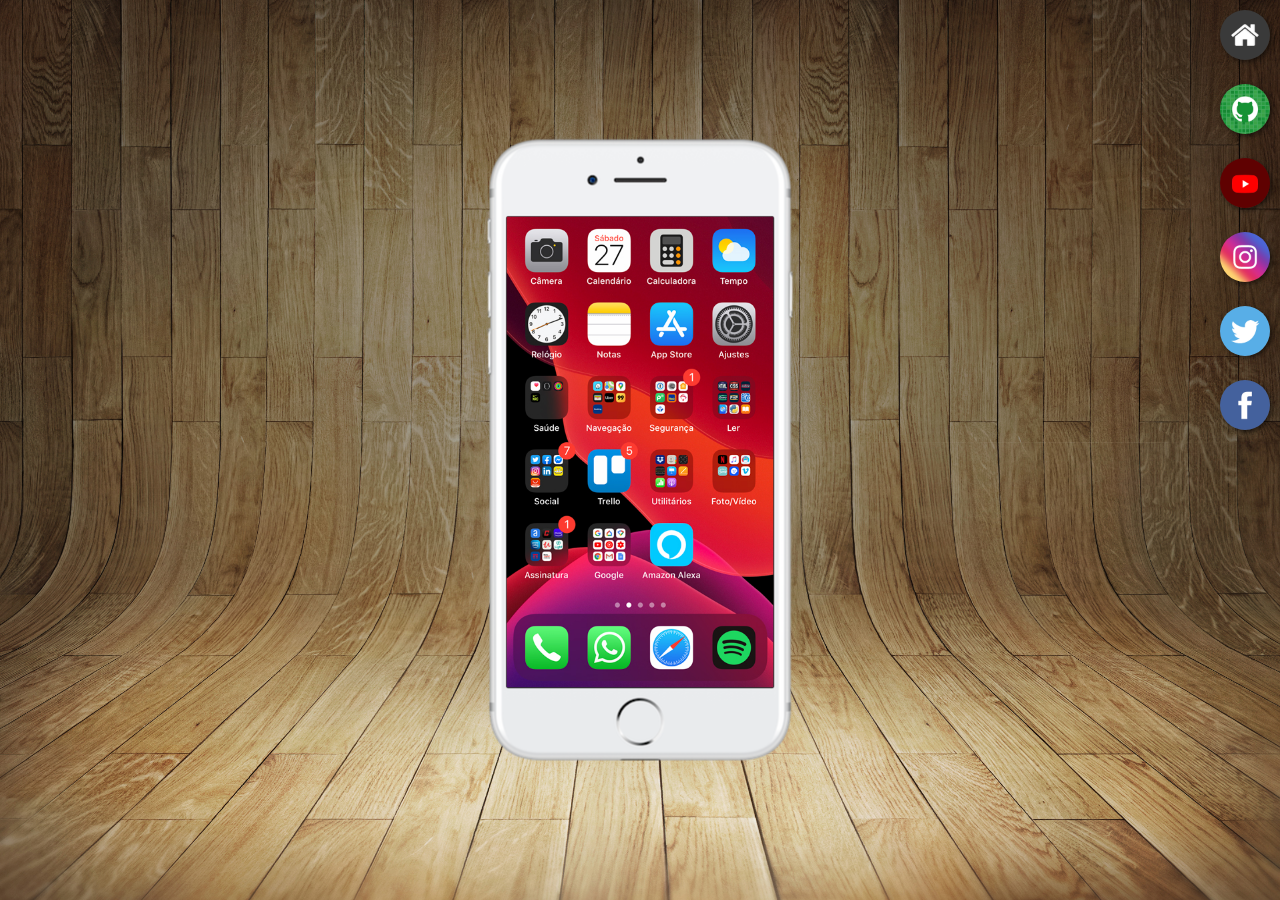
<file: index.html>
<!DOCTYPE html>
<html lang="pt-br">
<head>
    <meta charset="UTF-8">
    <meta http-equiv="X-UA-Compatible" content="IE=edge">
    <meta name="viewport" content="width=device-width, initial-scale=1.0">
    <title>Projeto Redes Sociais</title>
    <link rel="shortcut icon" href="favicon.ico" type="image/x-icon">
    <link rel="stylesheet" href="estilos/style.css">
<body>
    <main>
        <section id="telefone">
            <iframe src="home.html" name="tela" id="tela" frameborder="0">
                Seu navergador não é compatível com isso
            </iframe>
        </section>
        <section id="redes-sociais">
            <a href="home.html" target="tela"><img src="imagens/logo-home.jpg" alt=""></a>

                <br>

            <a href="github.html" target="tela"><img src="imagens/logo-github.jpg" alt=""></a>

                <br>

            <a href="youtube.html" target="tela"><img src="imagens/logo-youtube.jpg" alt=""></a>

                <br>

            <a href="instagram.html" target="tela"><img src="imagens/logo-instagram.jpg" alt=""></a>

                <br>    

            <a href="twitter.html" target="tela"><img src="imagens/logo-twitter.jpg" alt=""></a>

                <br>

            <a href="facebook.html" target="tela"><img src="imagens/logo-facebook.jpg" alt=""></a>
        </section>
    </main>
</body>
</html>
</file>
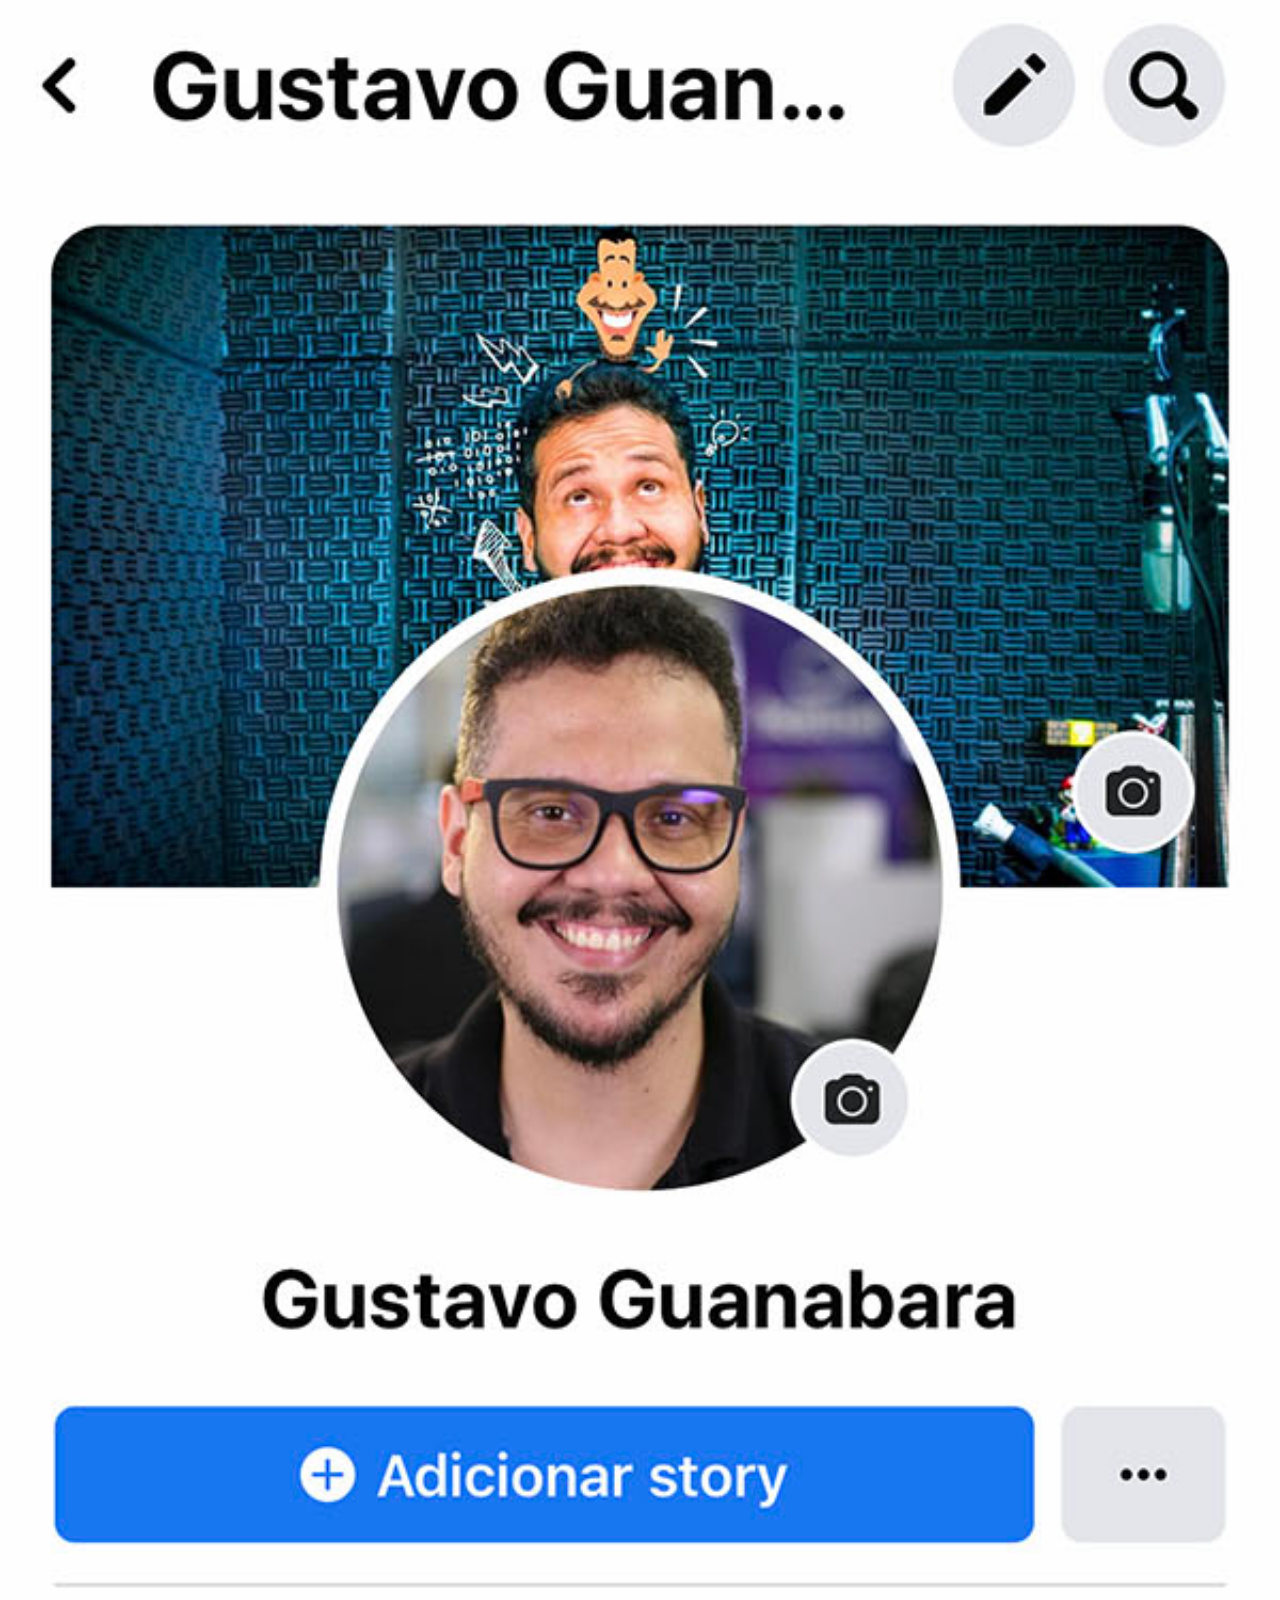
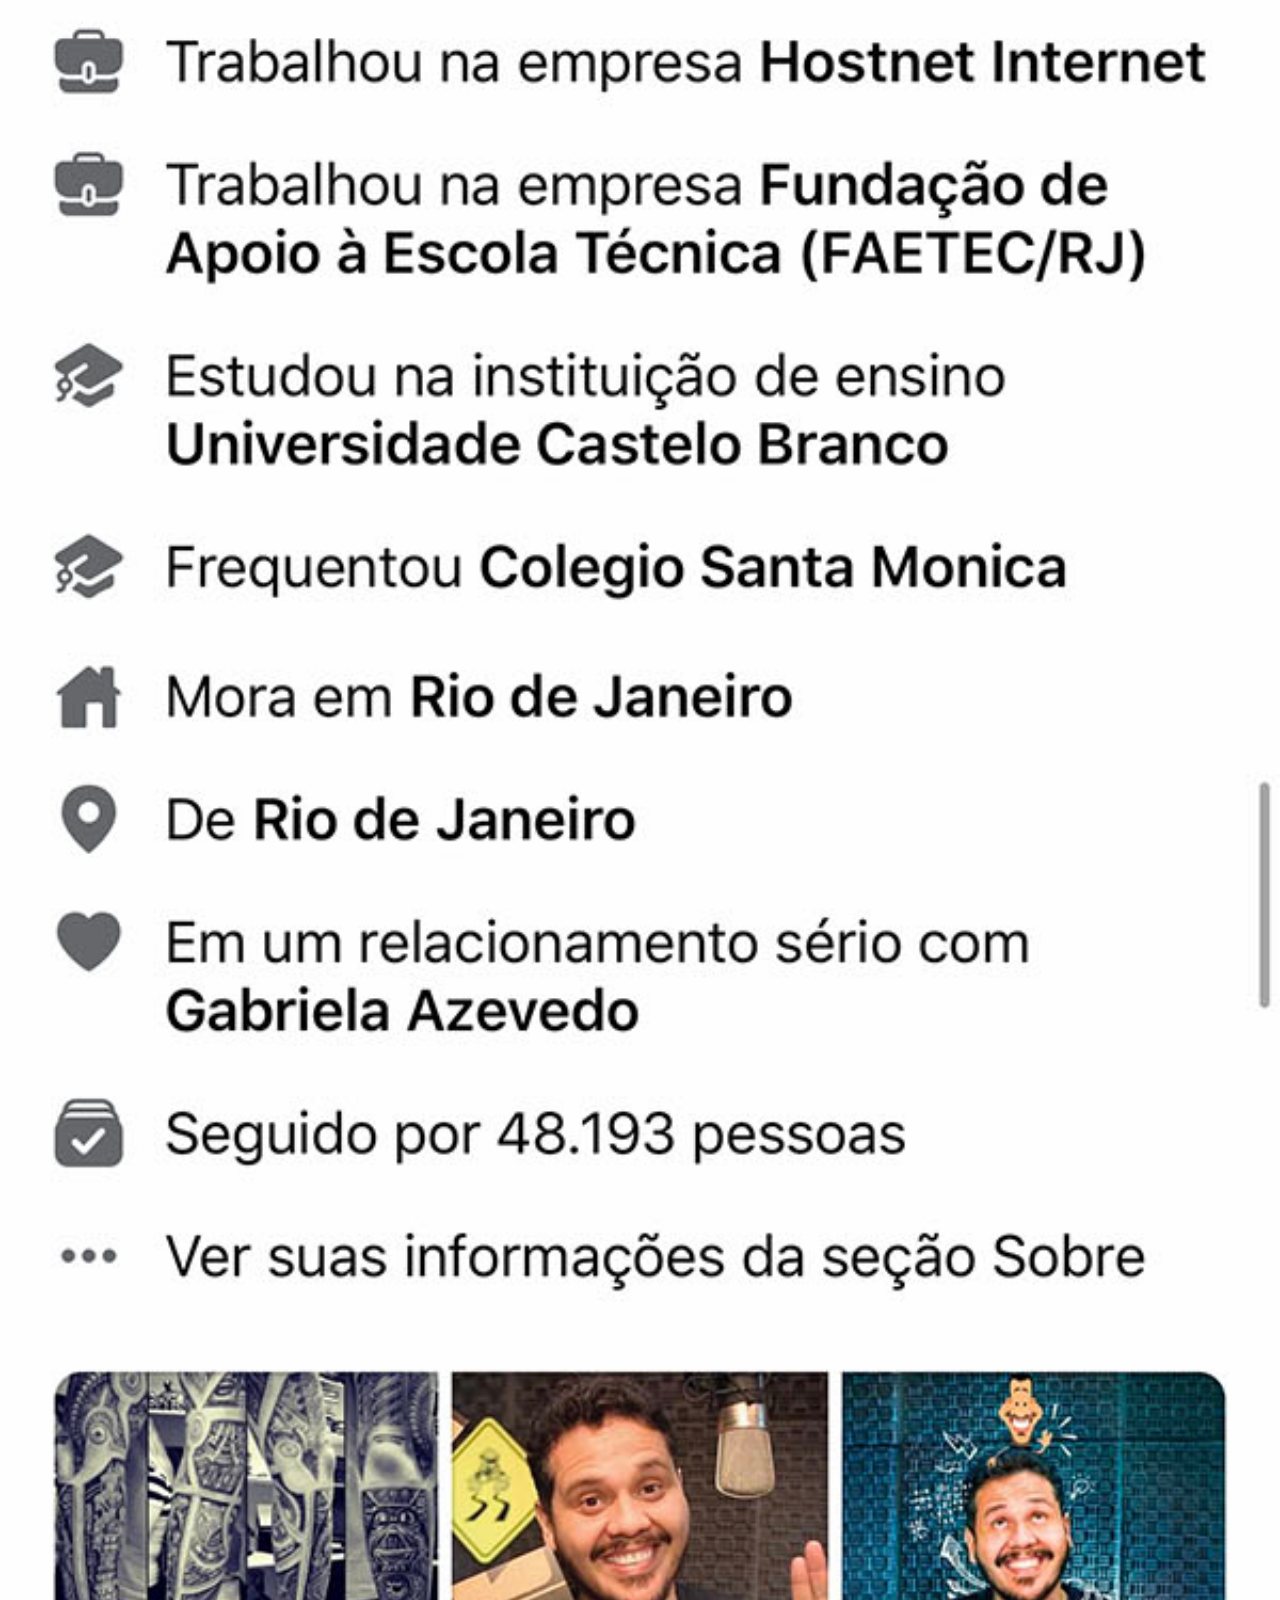
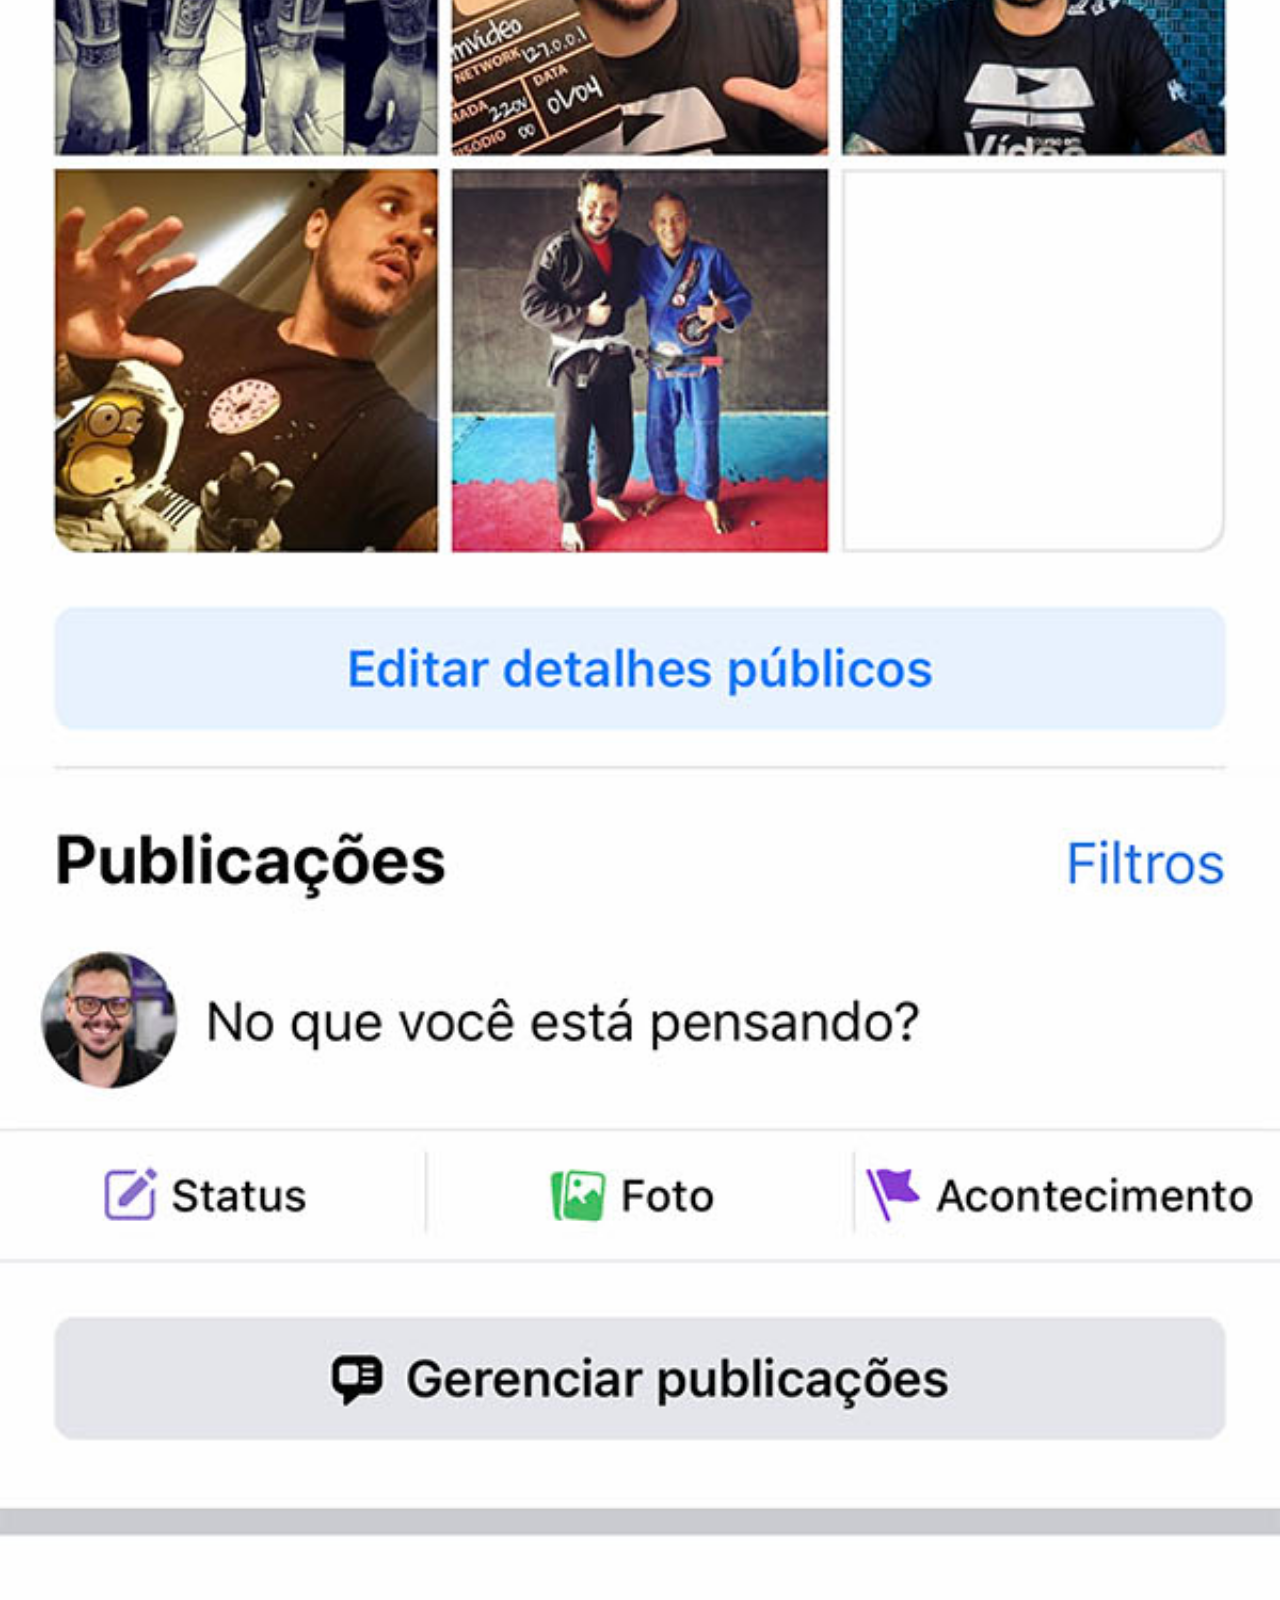
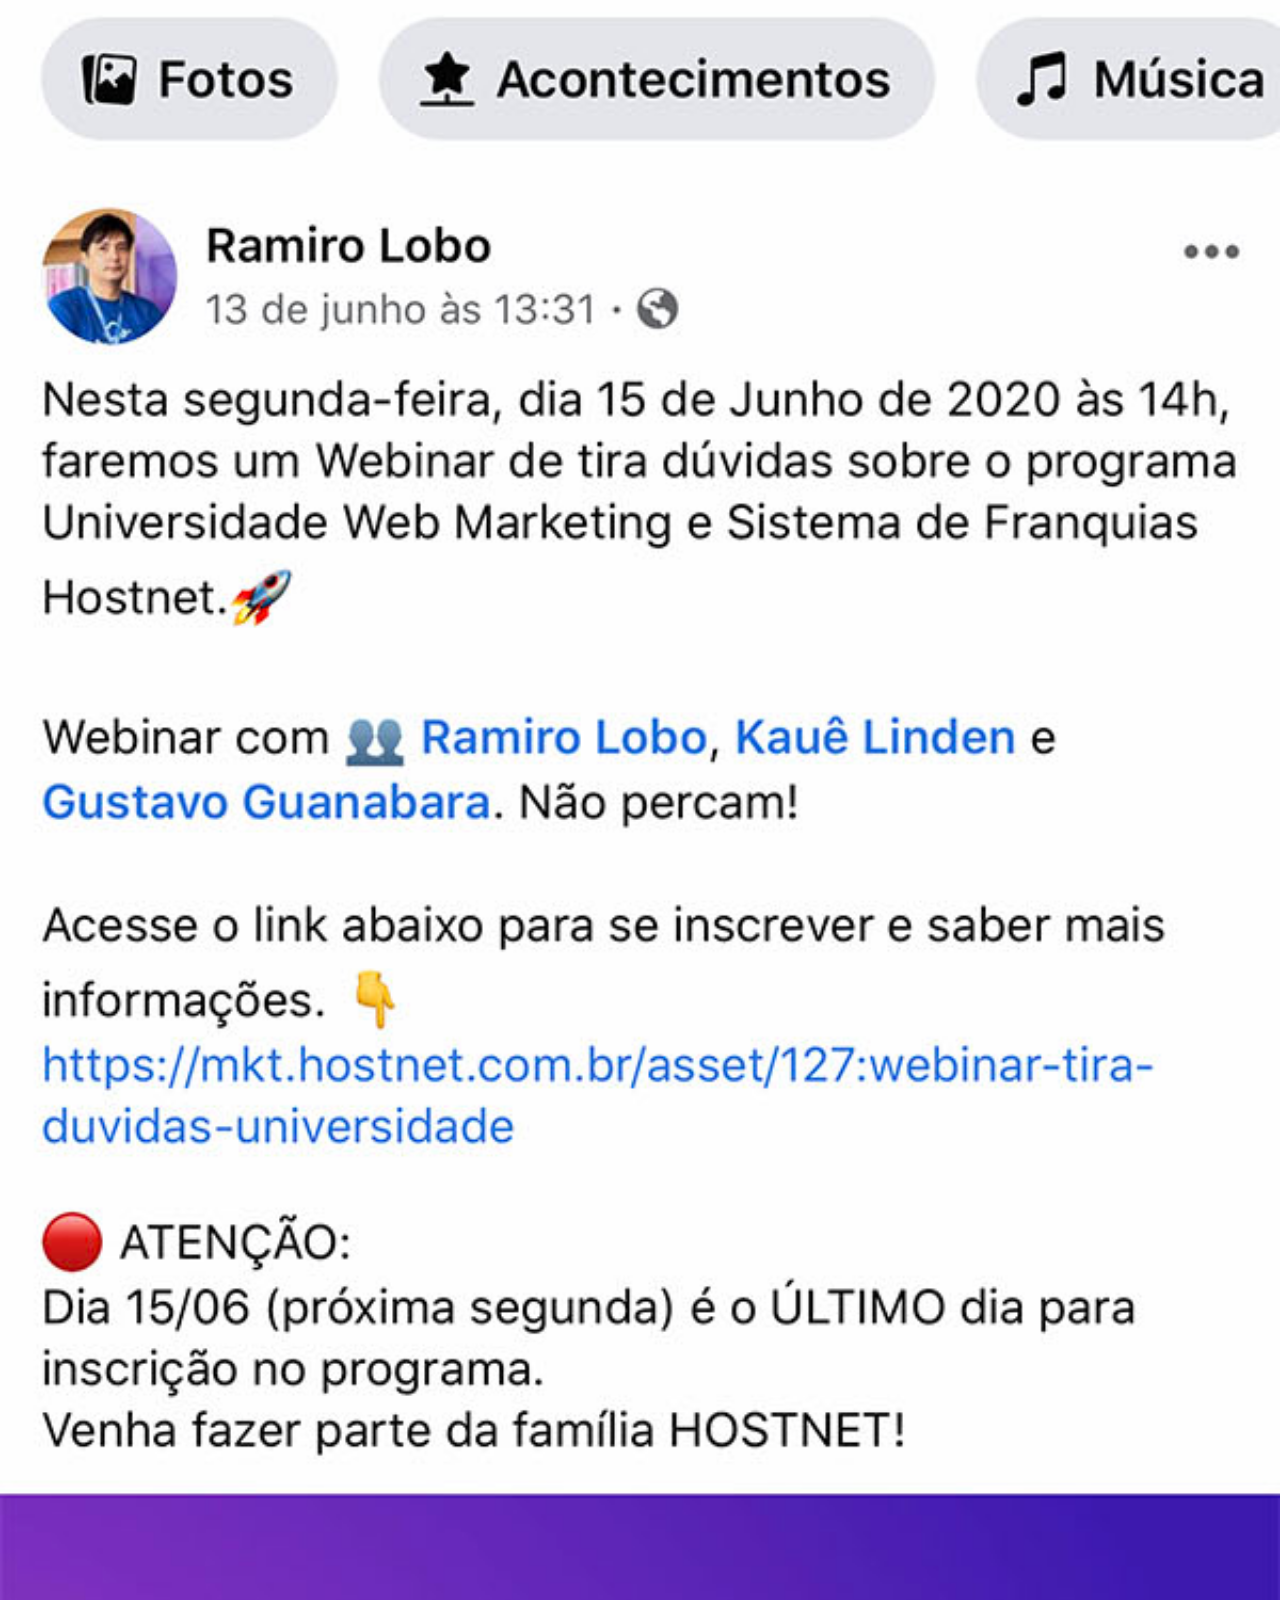
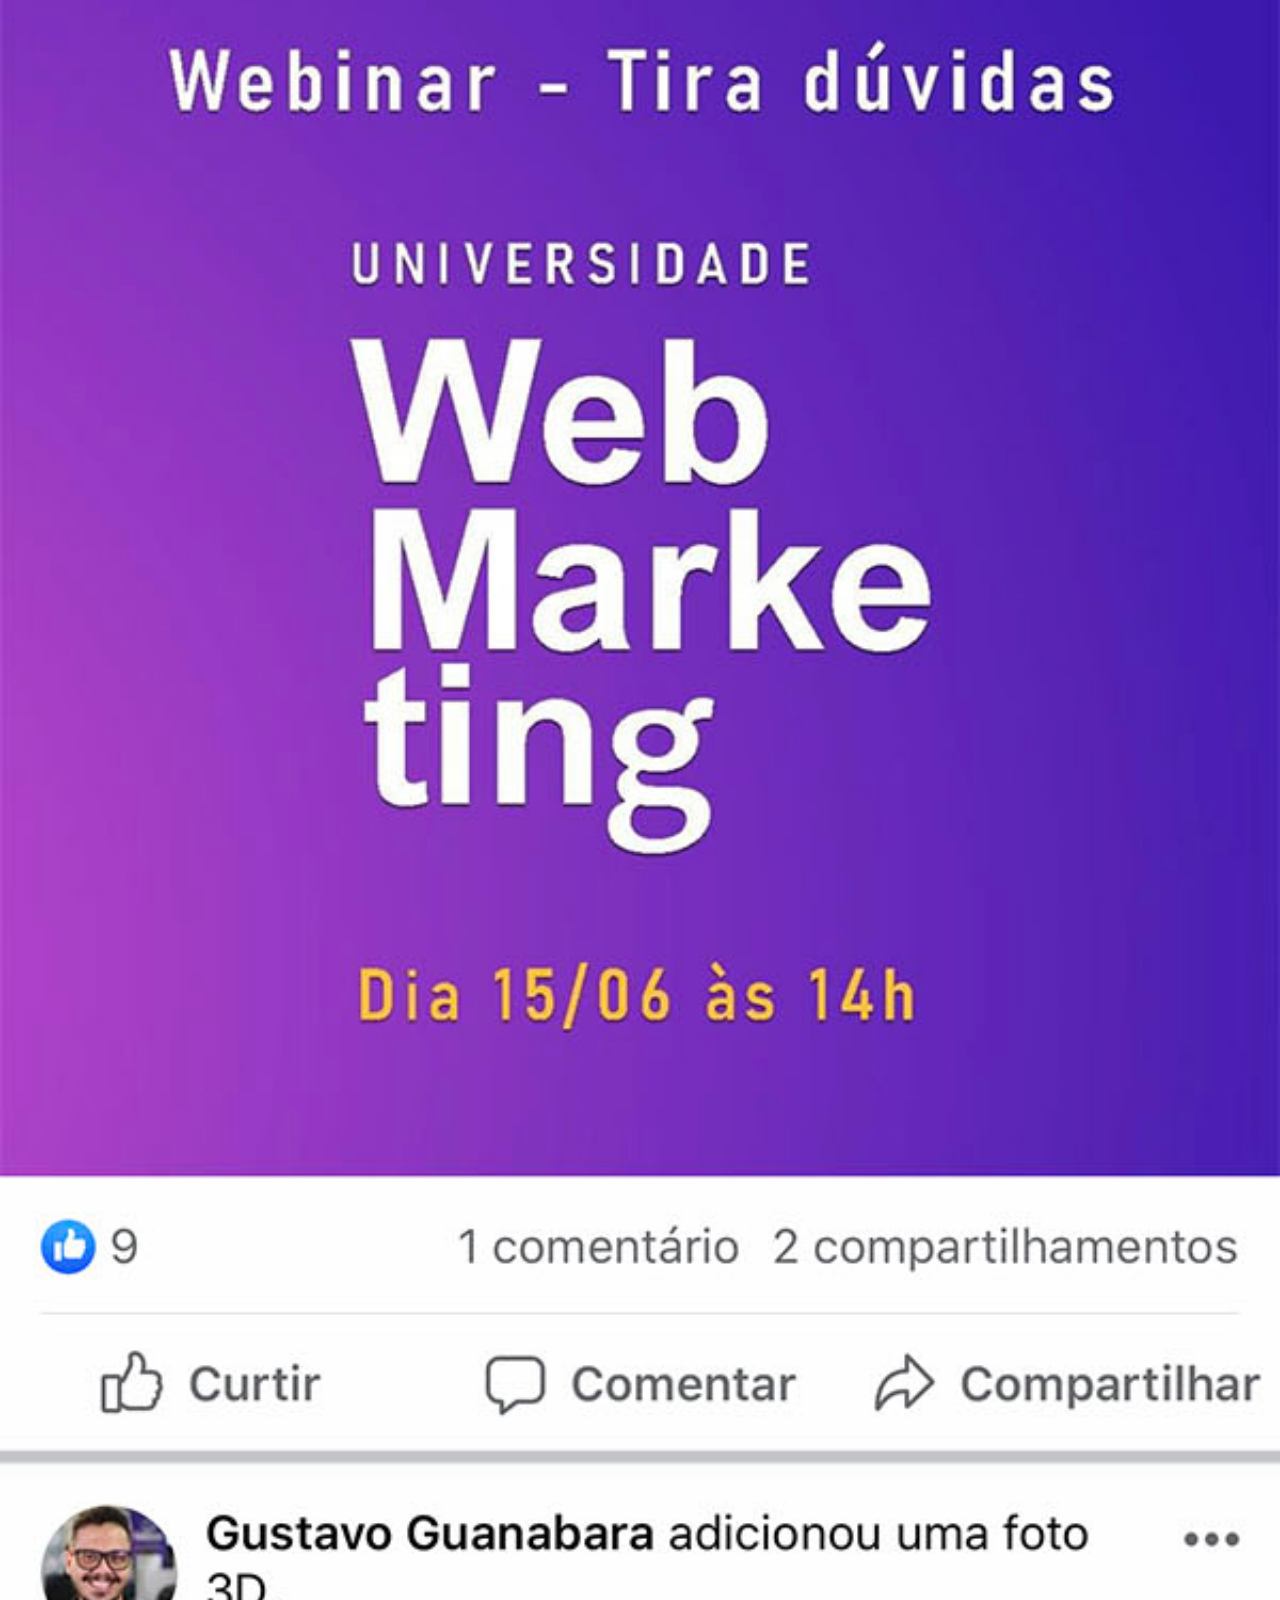
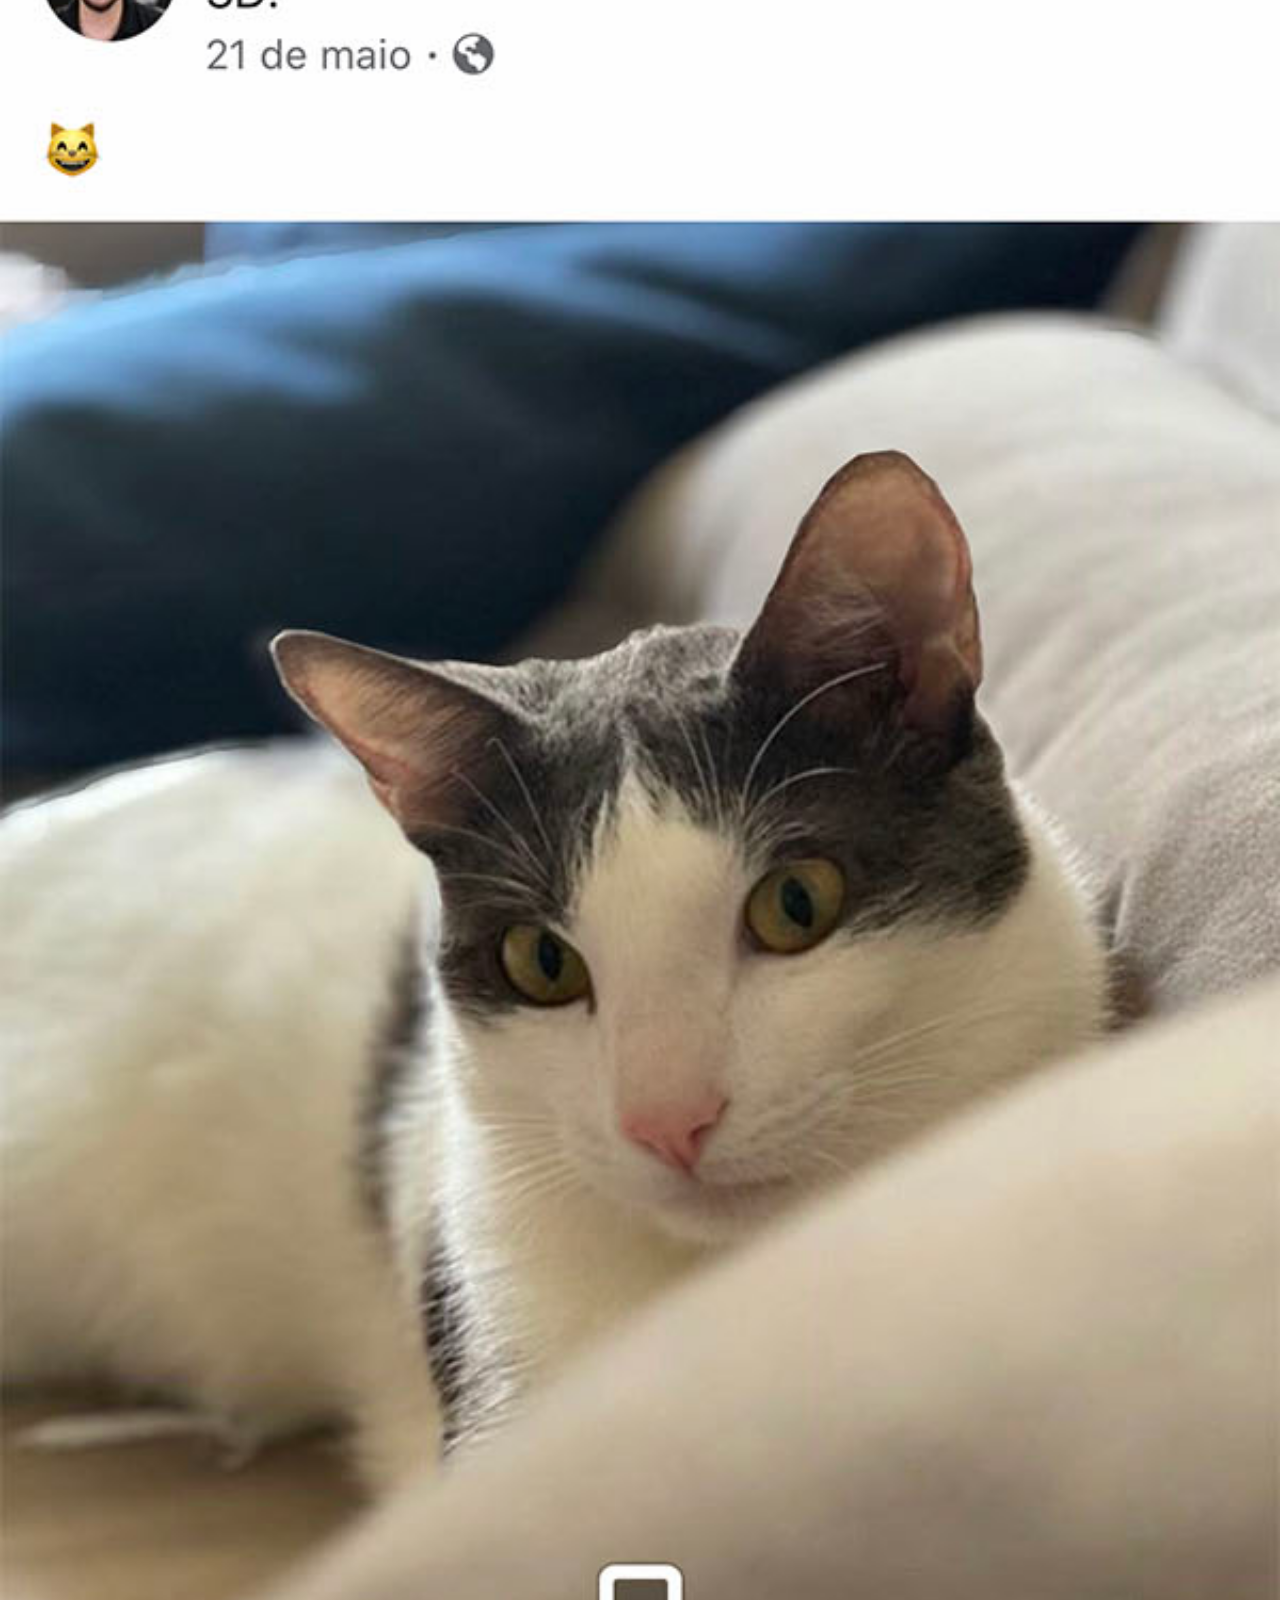
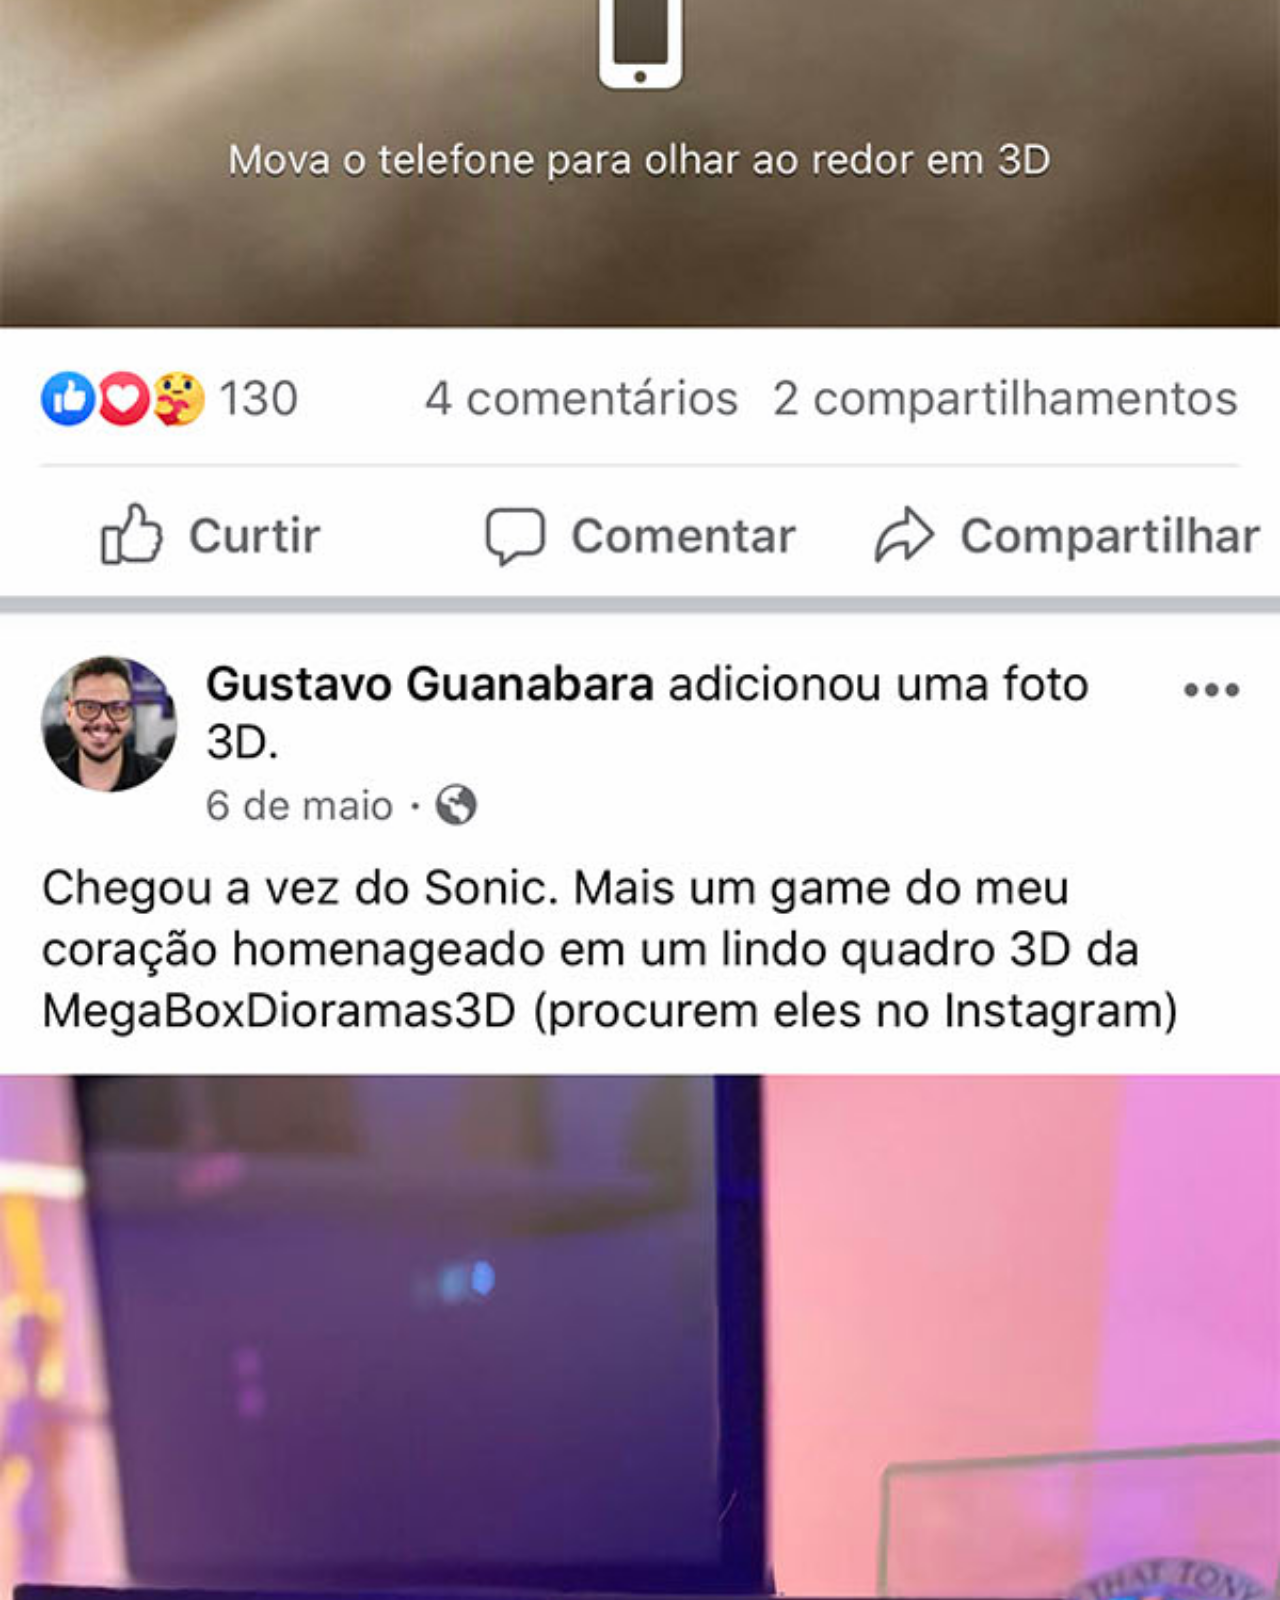
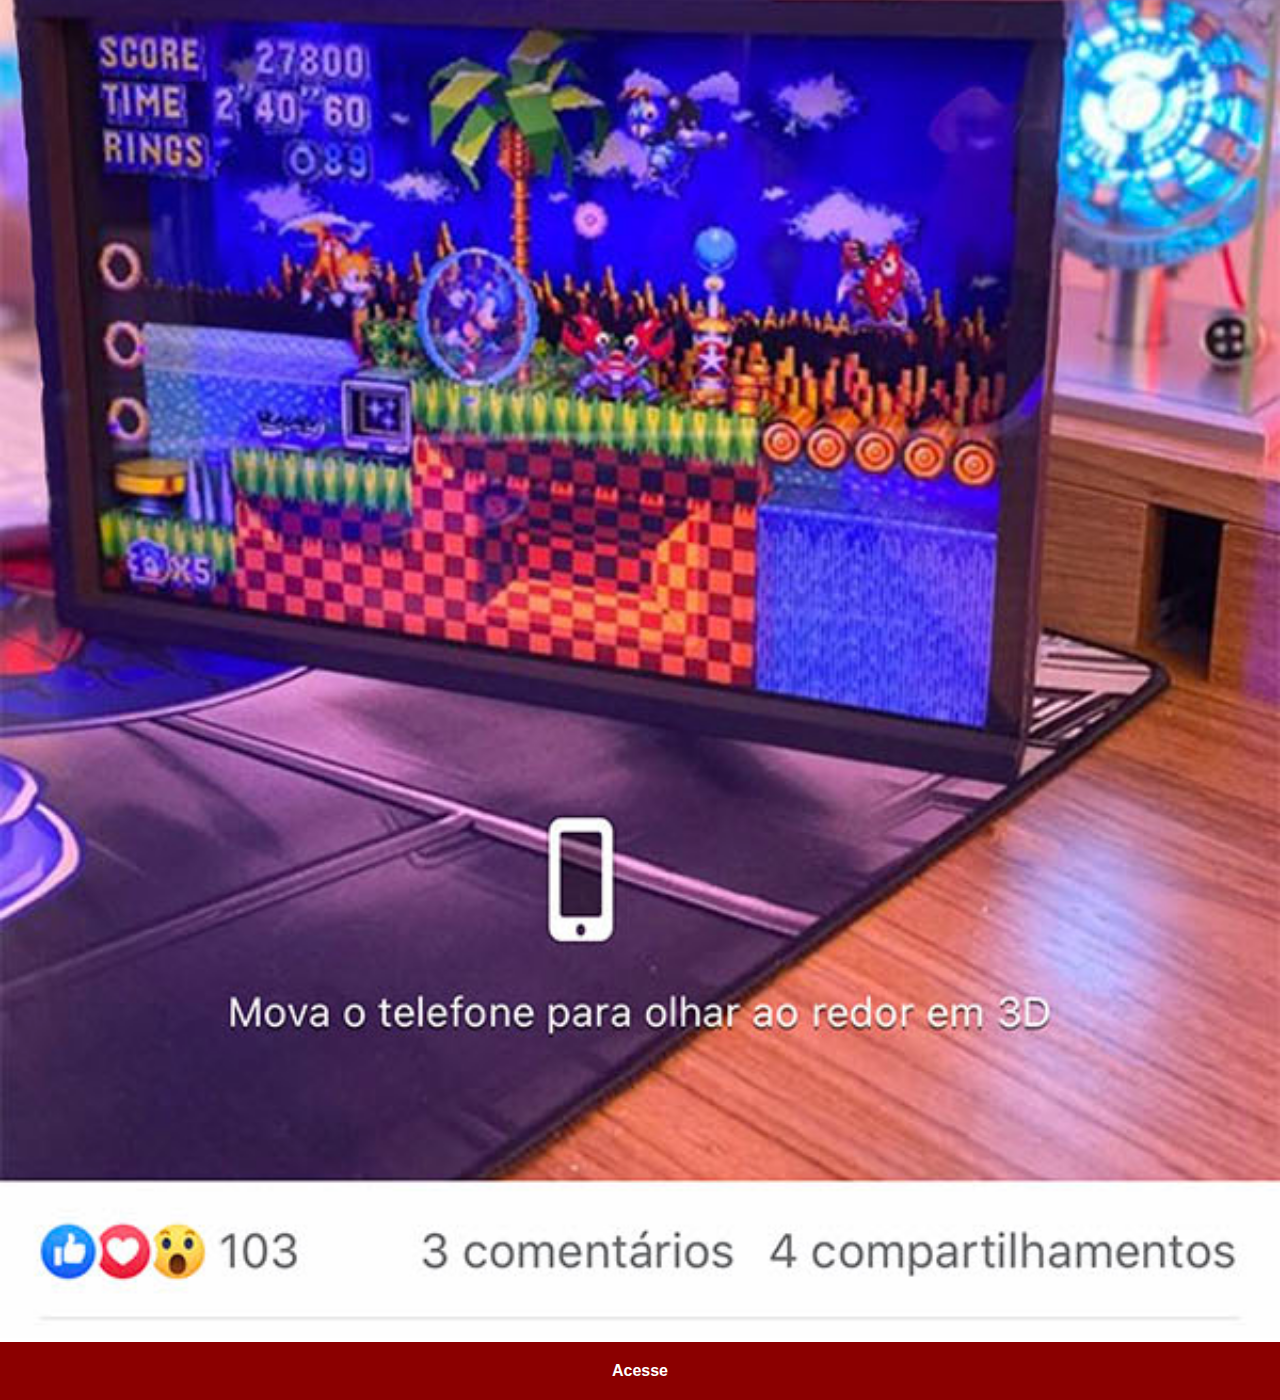
<file: facebook.html>
<!DOCTYPE html>
<html lang="pt-br">
<head>
    <meta charset="UTF-8">
    <meta http-equiv="X-UA-Compatible" content="IE=edge">
    <meta name="viewport" content="width=device-width, initial-scale=1.0">
    <title>face</title>
    <link rel="stylesheet" href="estilos/social.css">
</head>
<body>
    <img src="imagens/tela-facebook.jpg" alt="face">
    <a href="https://github.com/ptquepario" target="_blank">Acesse</a>
</body>
</html>
</file>
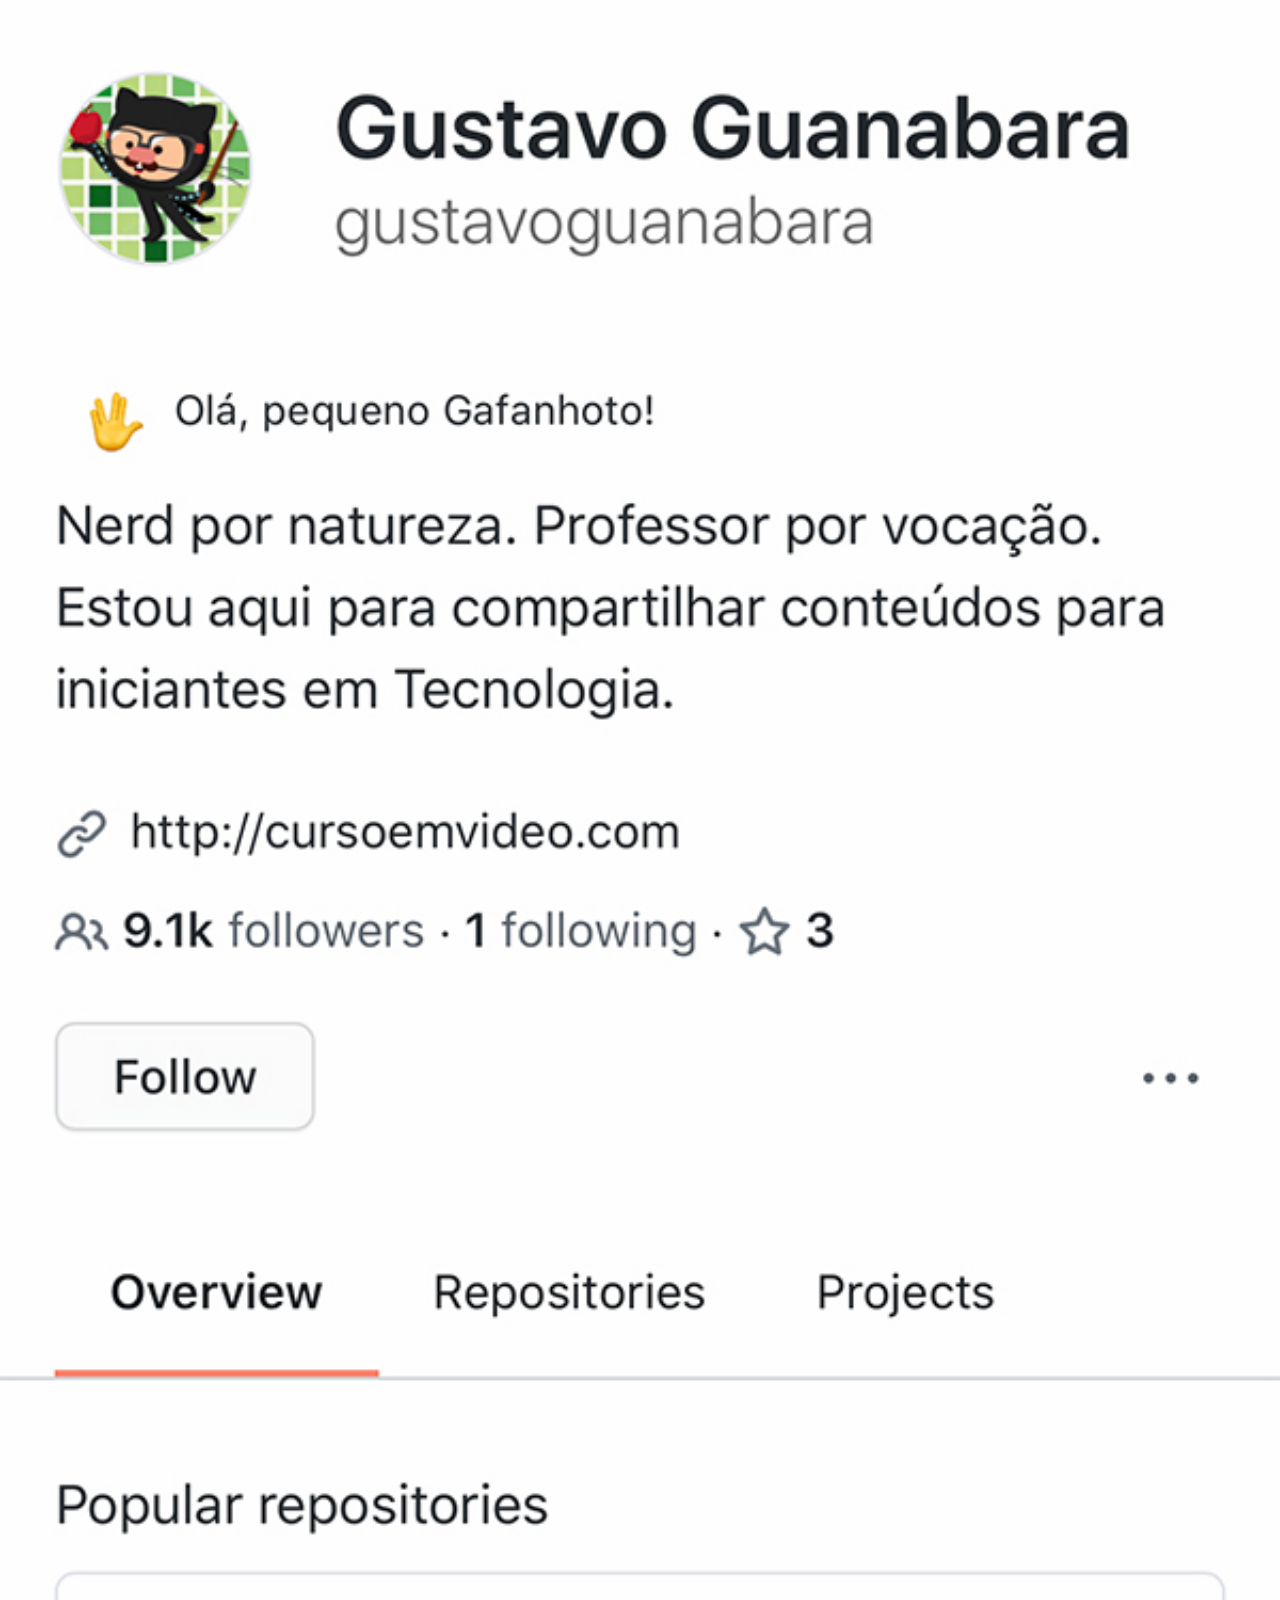
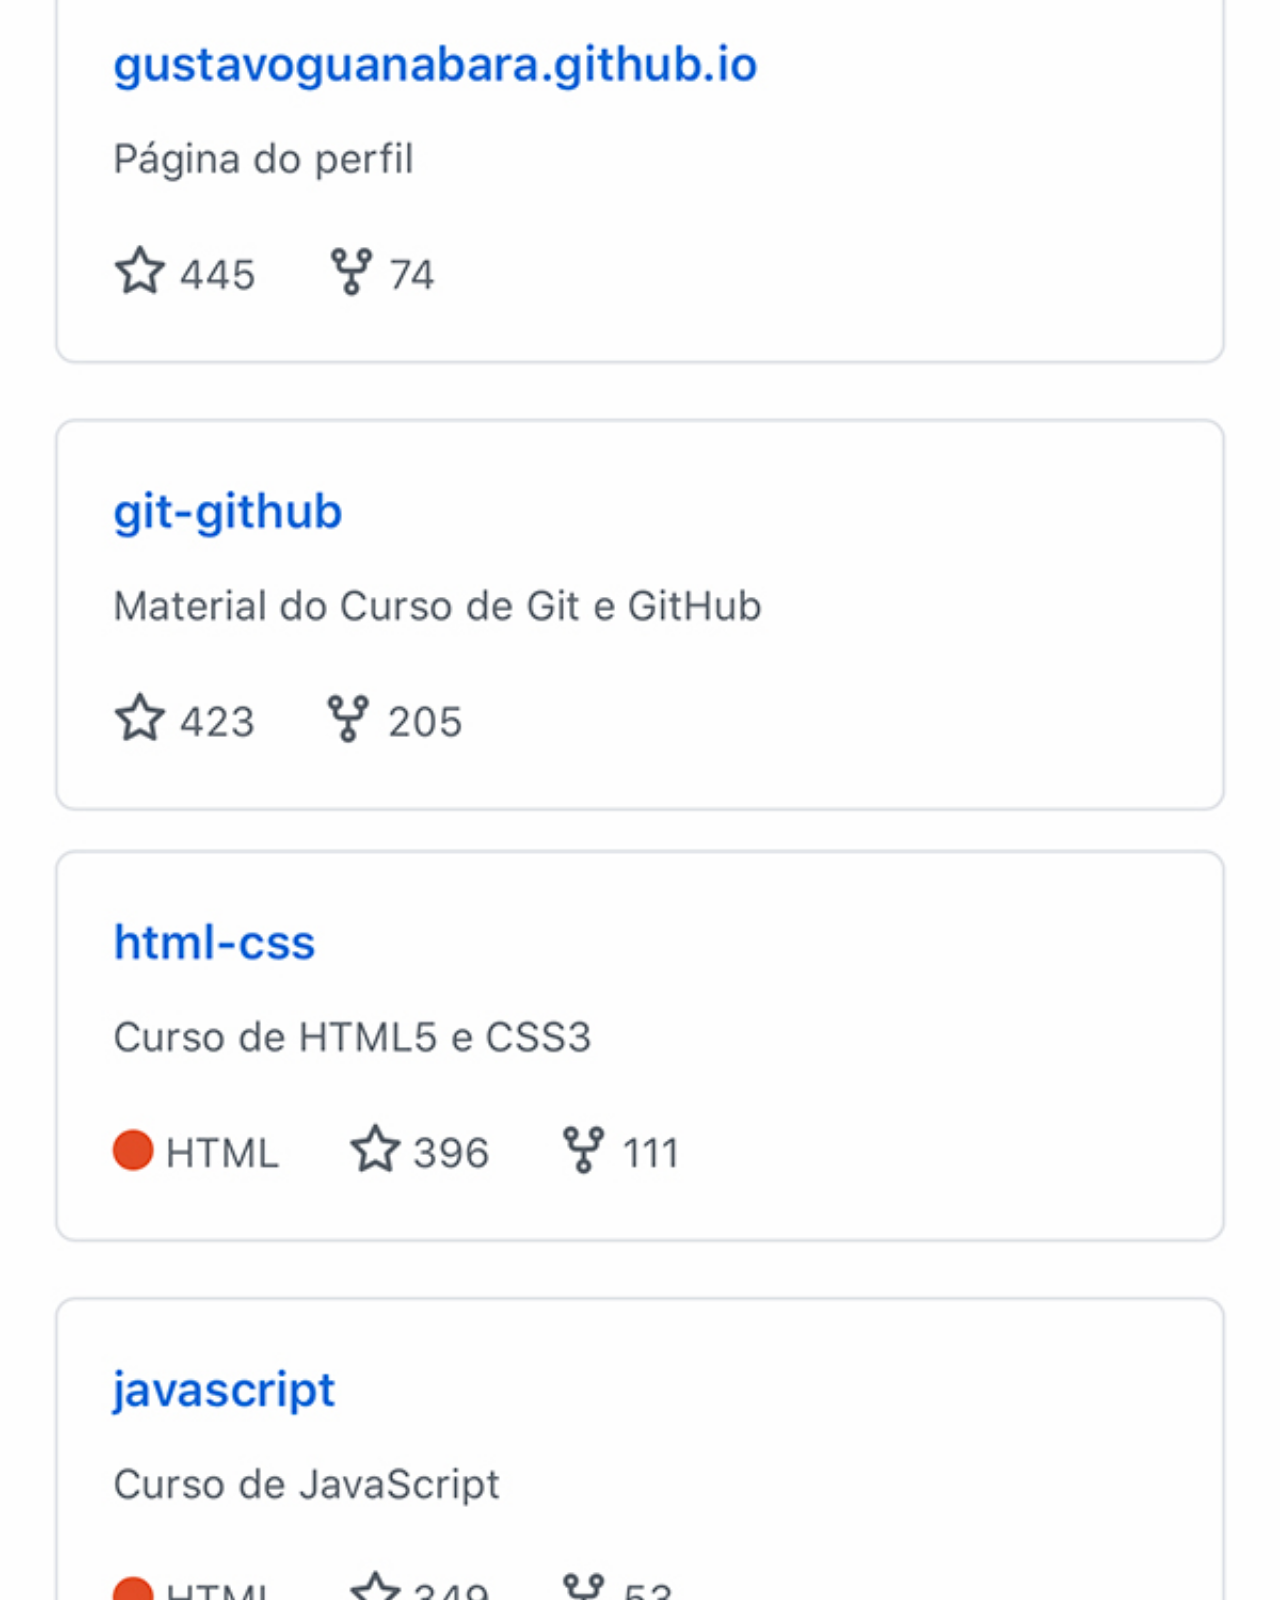
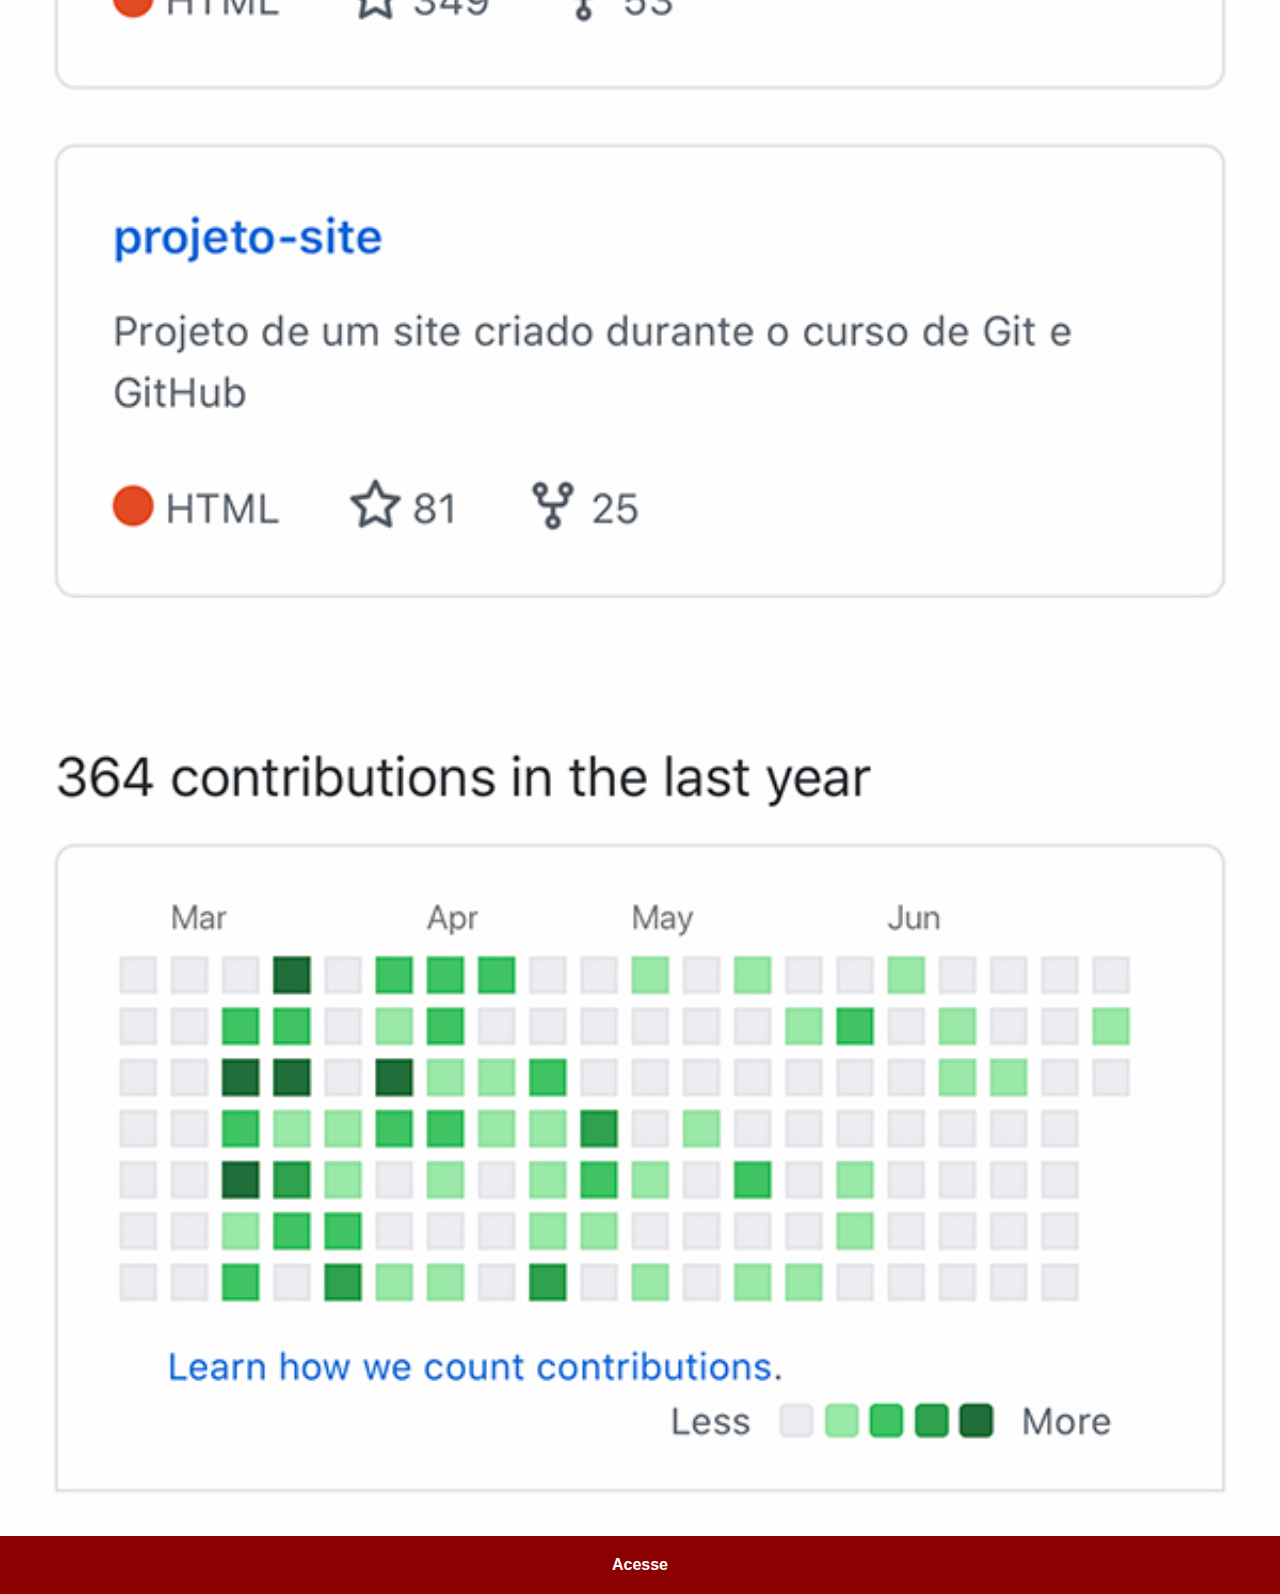
<file: github.html>
<!DOCTYPE html>
<html lang="pt-br">
<head>
    <meta charset="UTF-8">
    <meta http-equiv="X-UA-Compatible" content="IE=edge">
    <meta name="viewport" content="width=device-width, initial-scale=1.0">
    <title>GitHub</title>
    <link rel="stylesheet" href="estilos/social.css">
</head>
<body>
    <img src="imagens/tela-github.jpg" alt="github">
    <a href="https://github.com/ptquepario" target="_blank">Acesse</a>
</body>
</html>
</file>
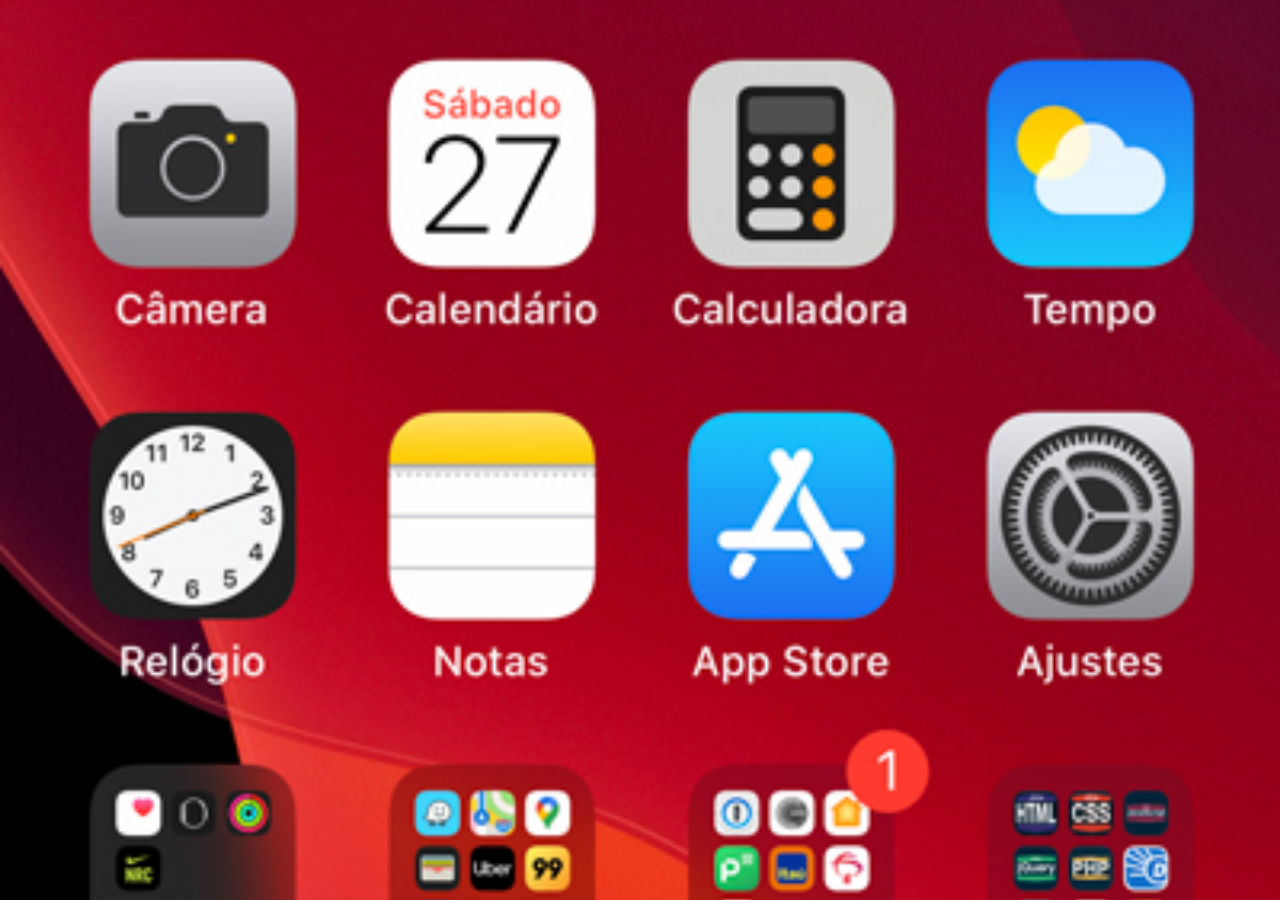
<file: home.html>
<!DOCTYPE html>
<html lang="pt-br">
<head>
    <meta charset="UTF-8">
    <meta http-equiv="X-UA-Compatible" content="IE=edge">
    <meta name="viewport" content="width=device-width, initial-scale=1.0">
    <title>Home</title>
    <style>
        *{
            margin: 0px;
            padding: 0px;  
        }

        body{
            width: 100vw;
            height: 100vh;
            background: black url('imagens/tela-home.jpg') no-repeat top center;
            background-size: cover;
        }
    </style>
</head>
<body>
    
</body>
</html>
</file>
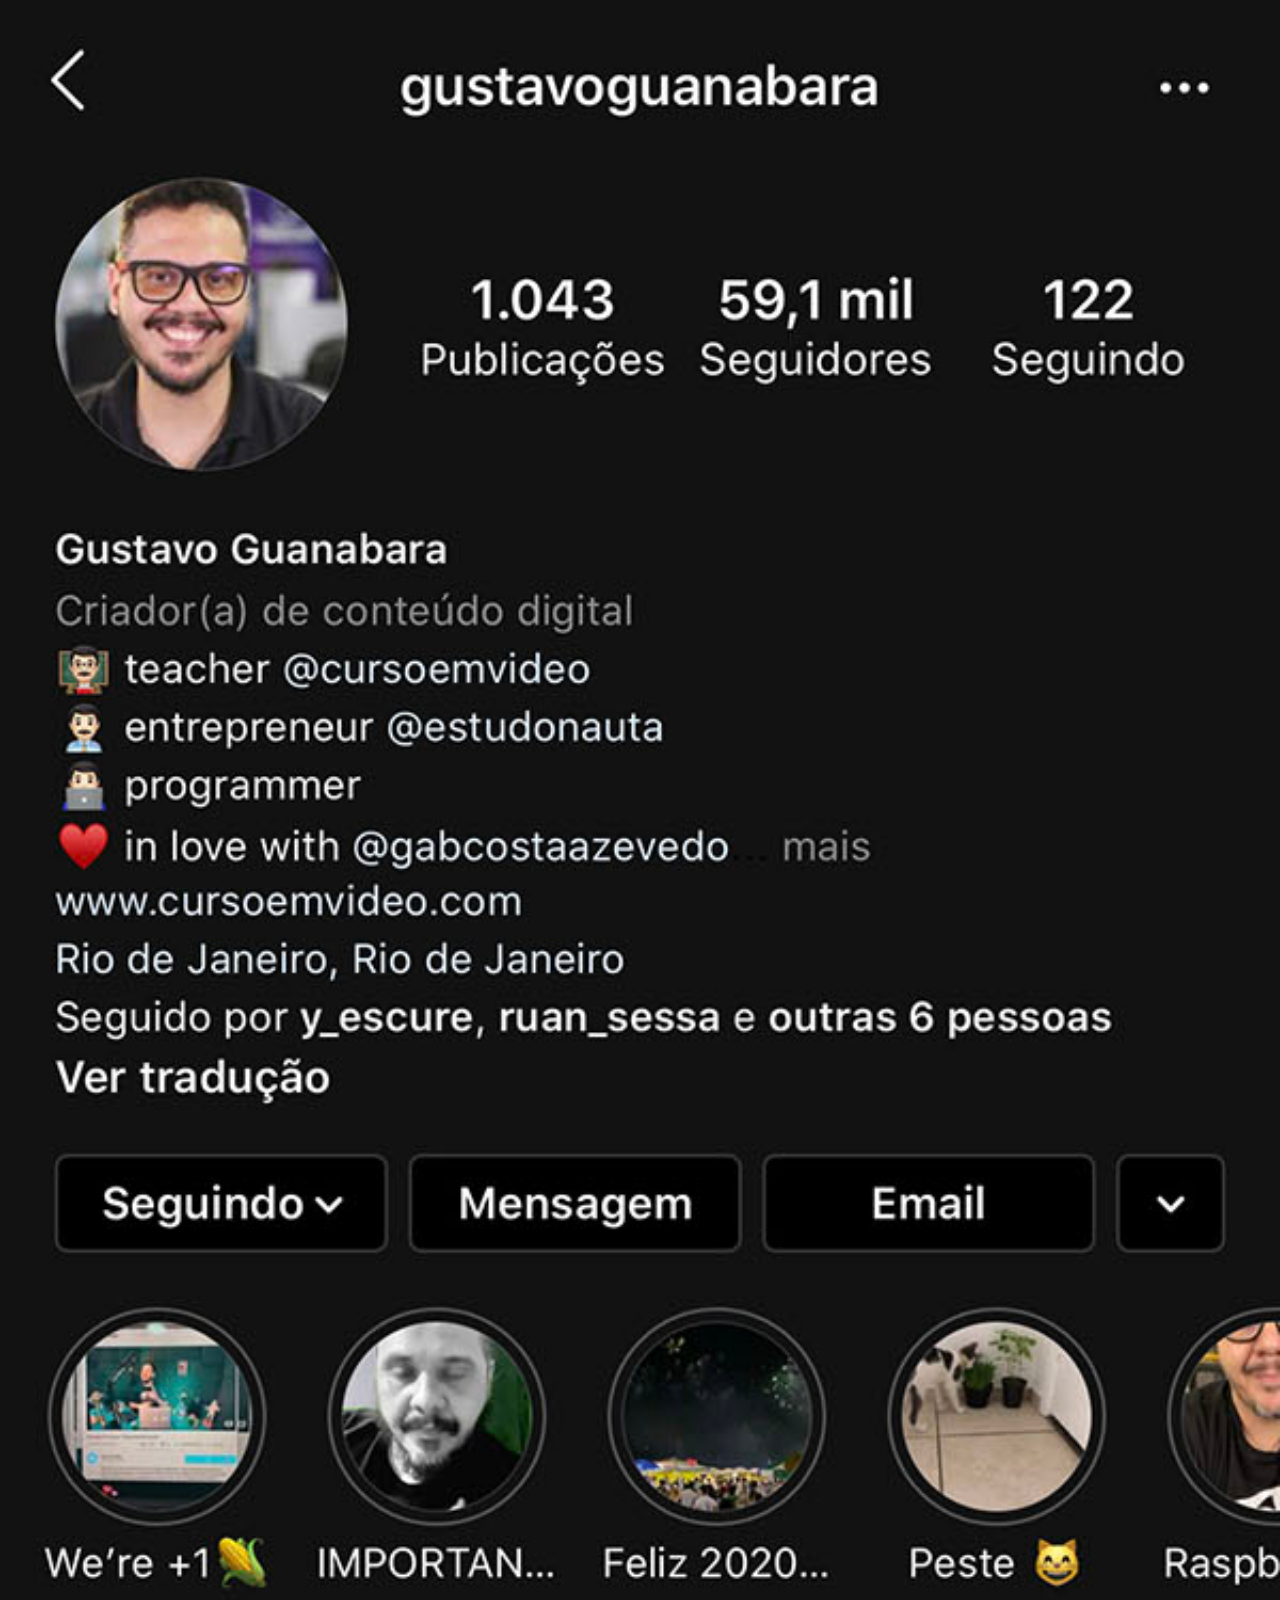
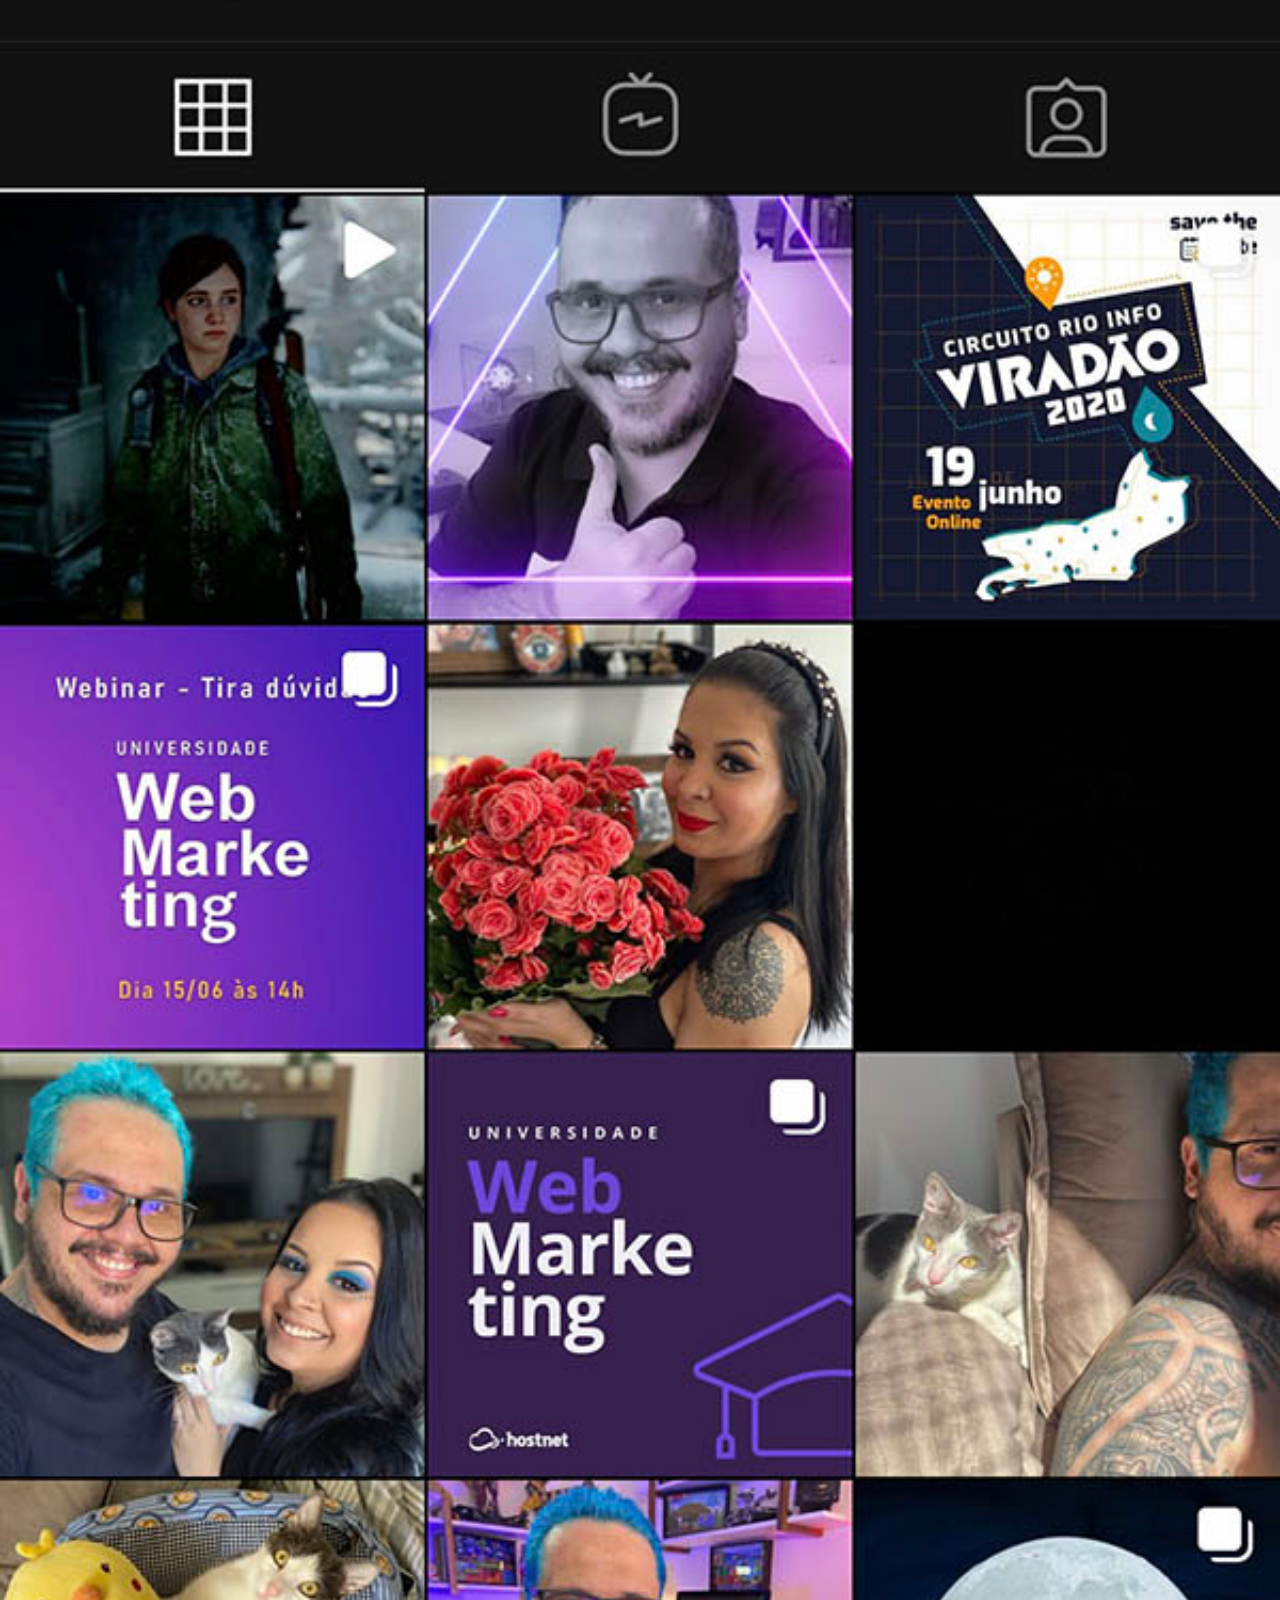
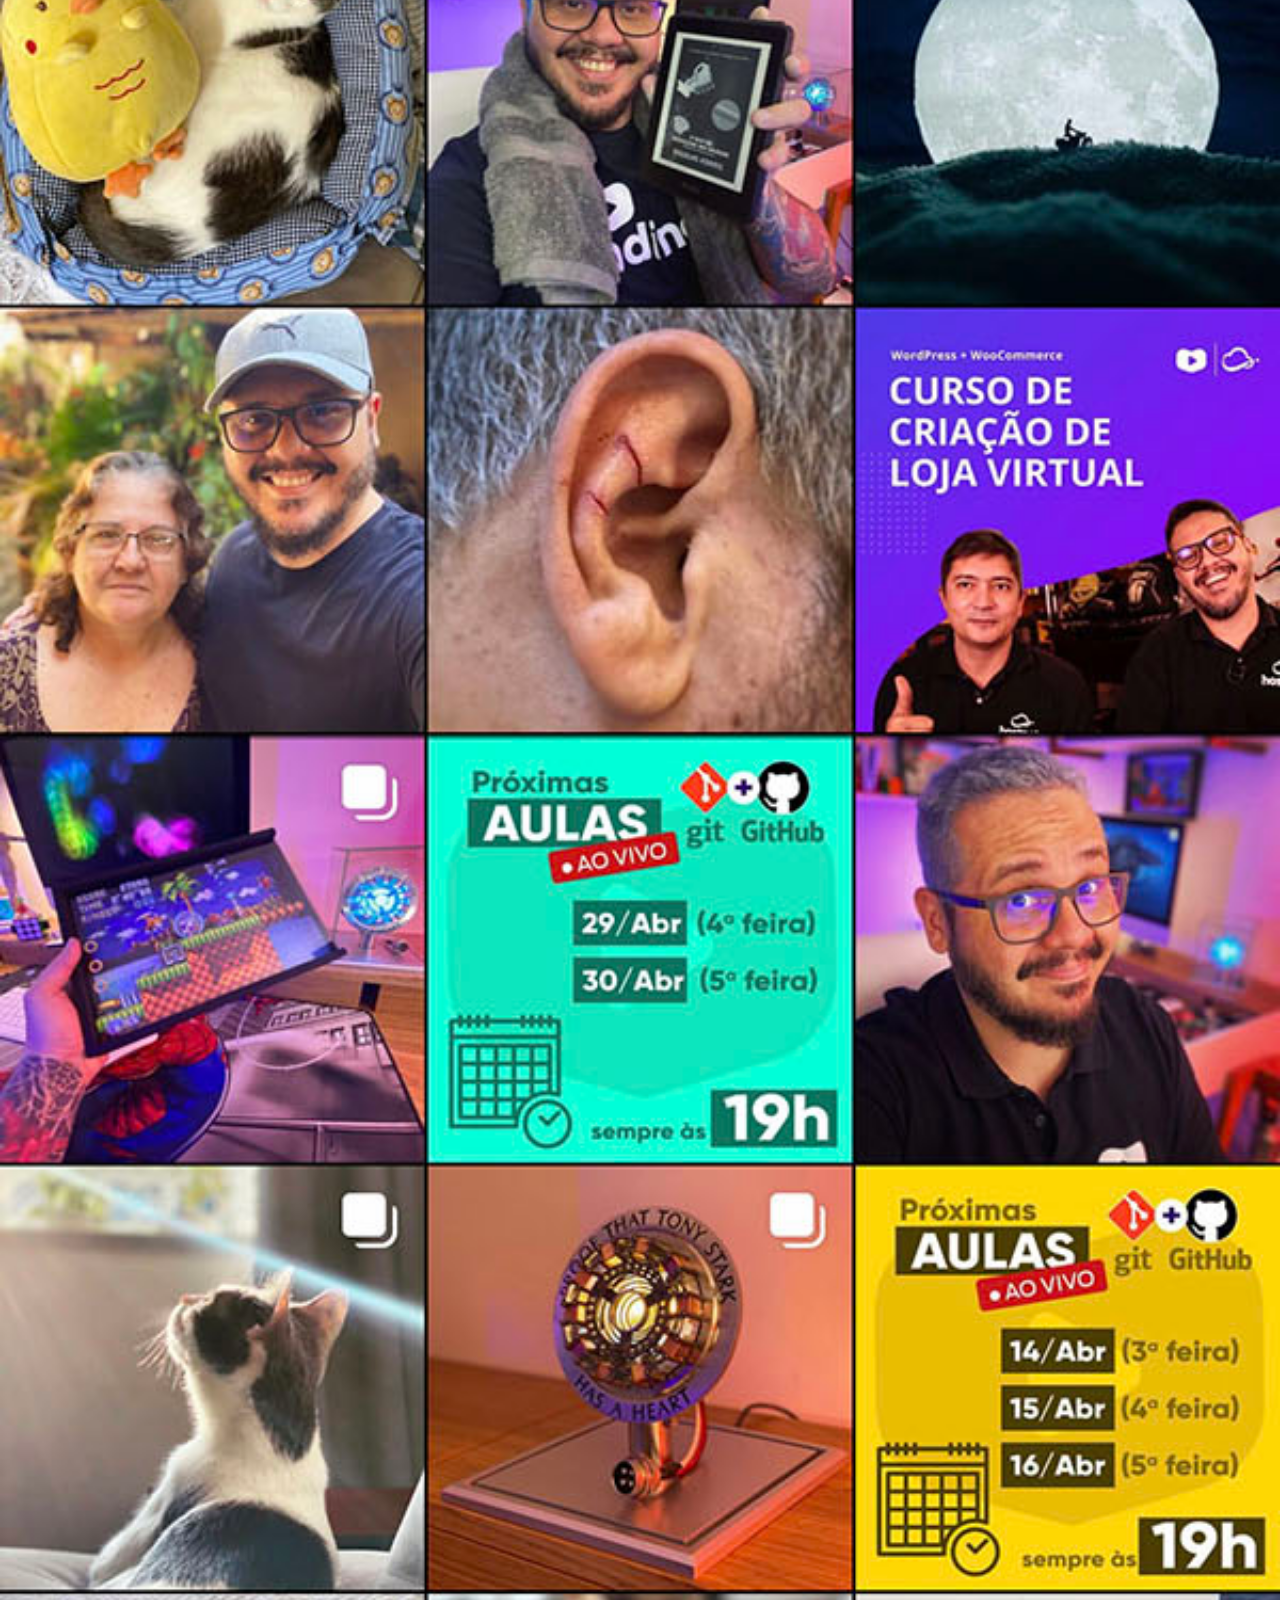
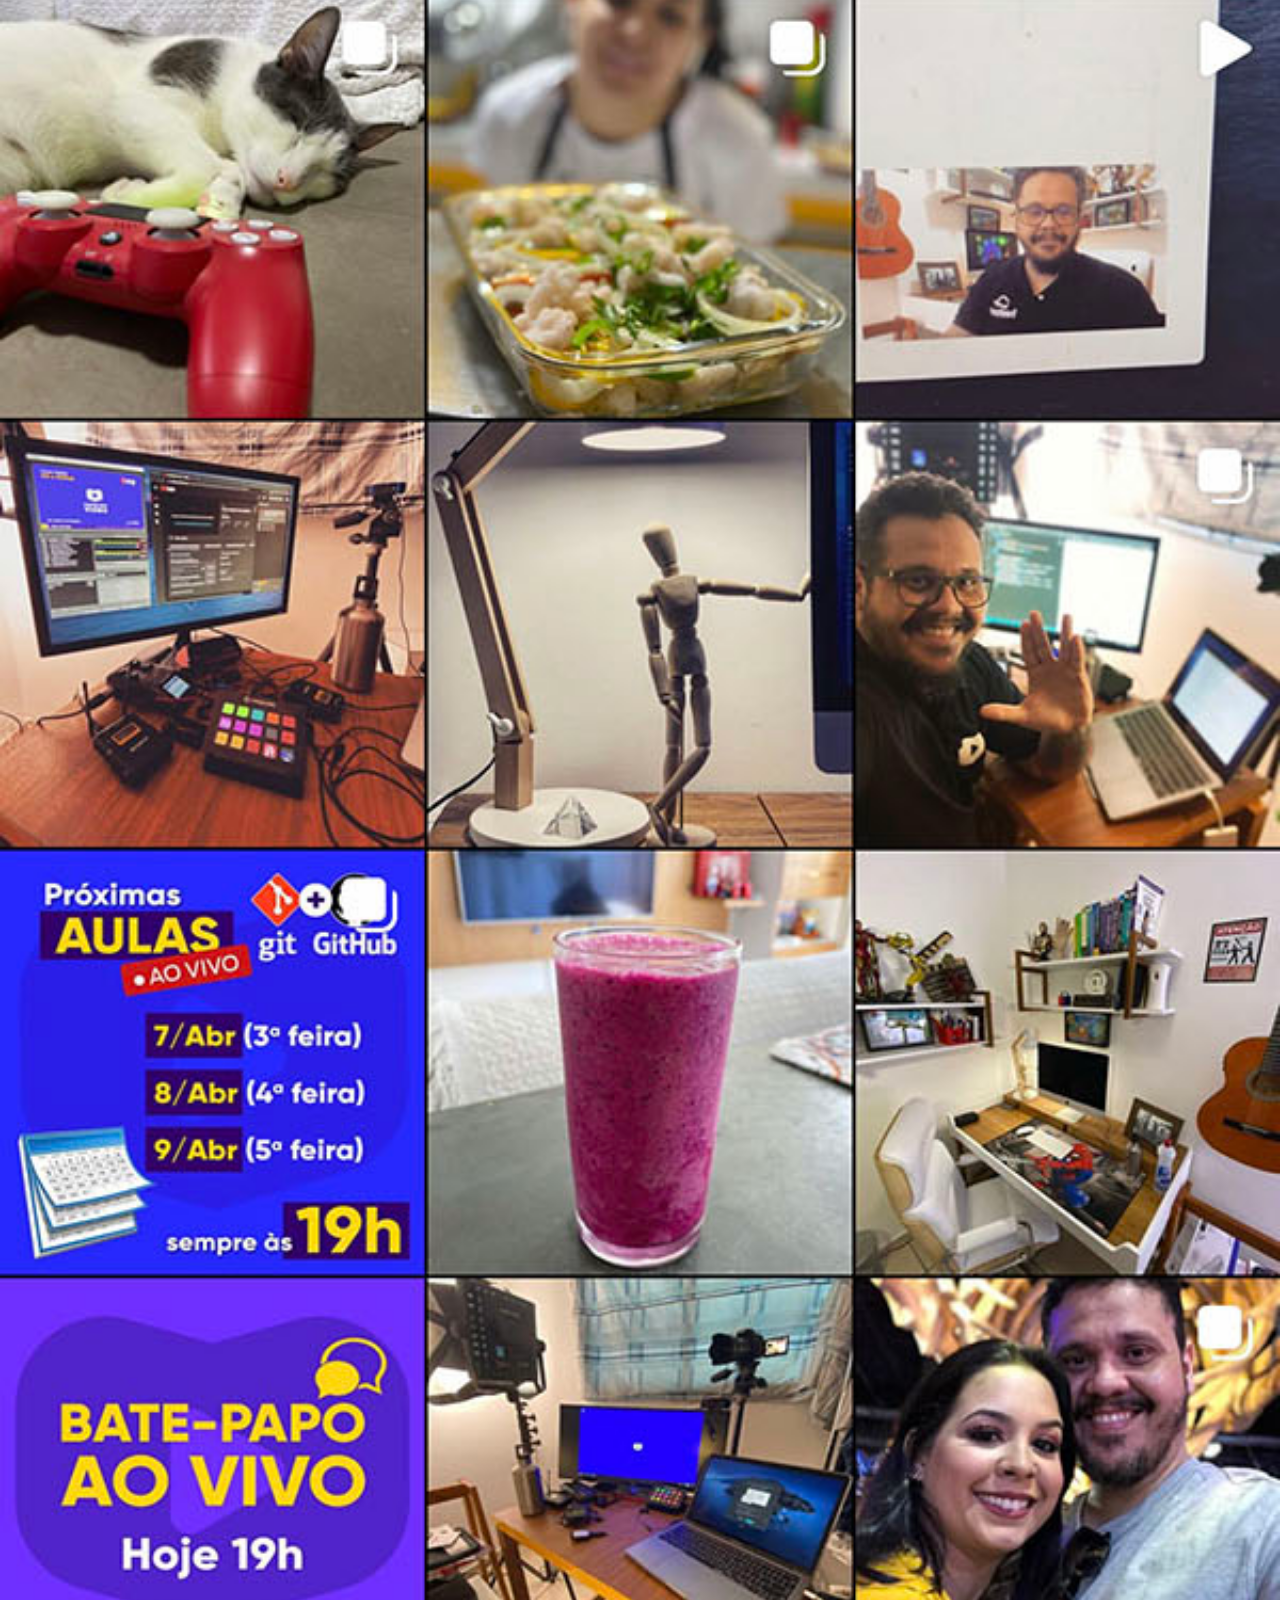
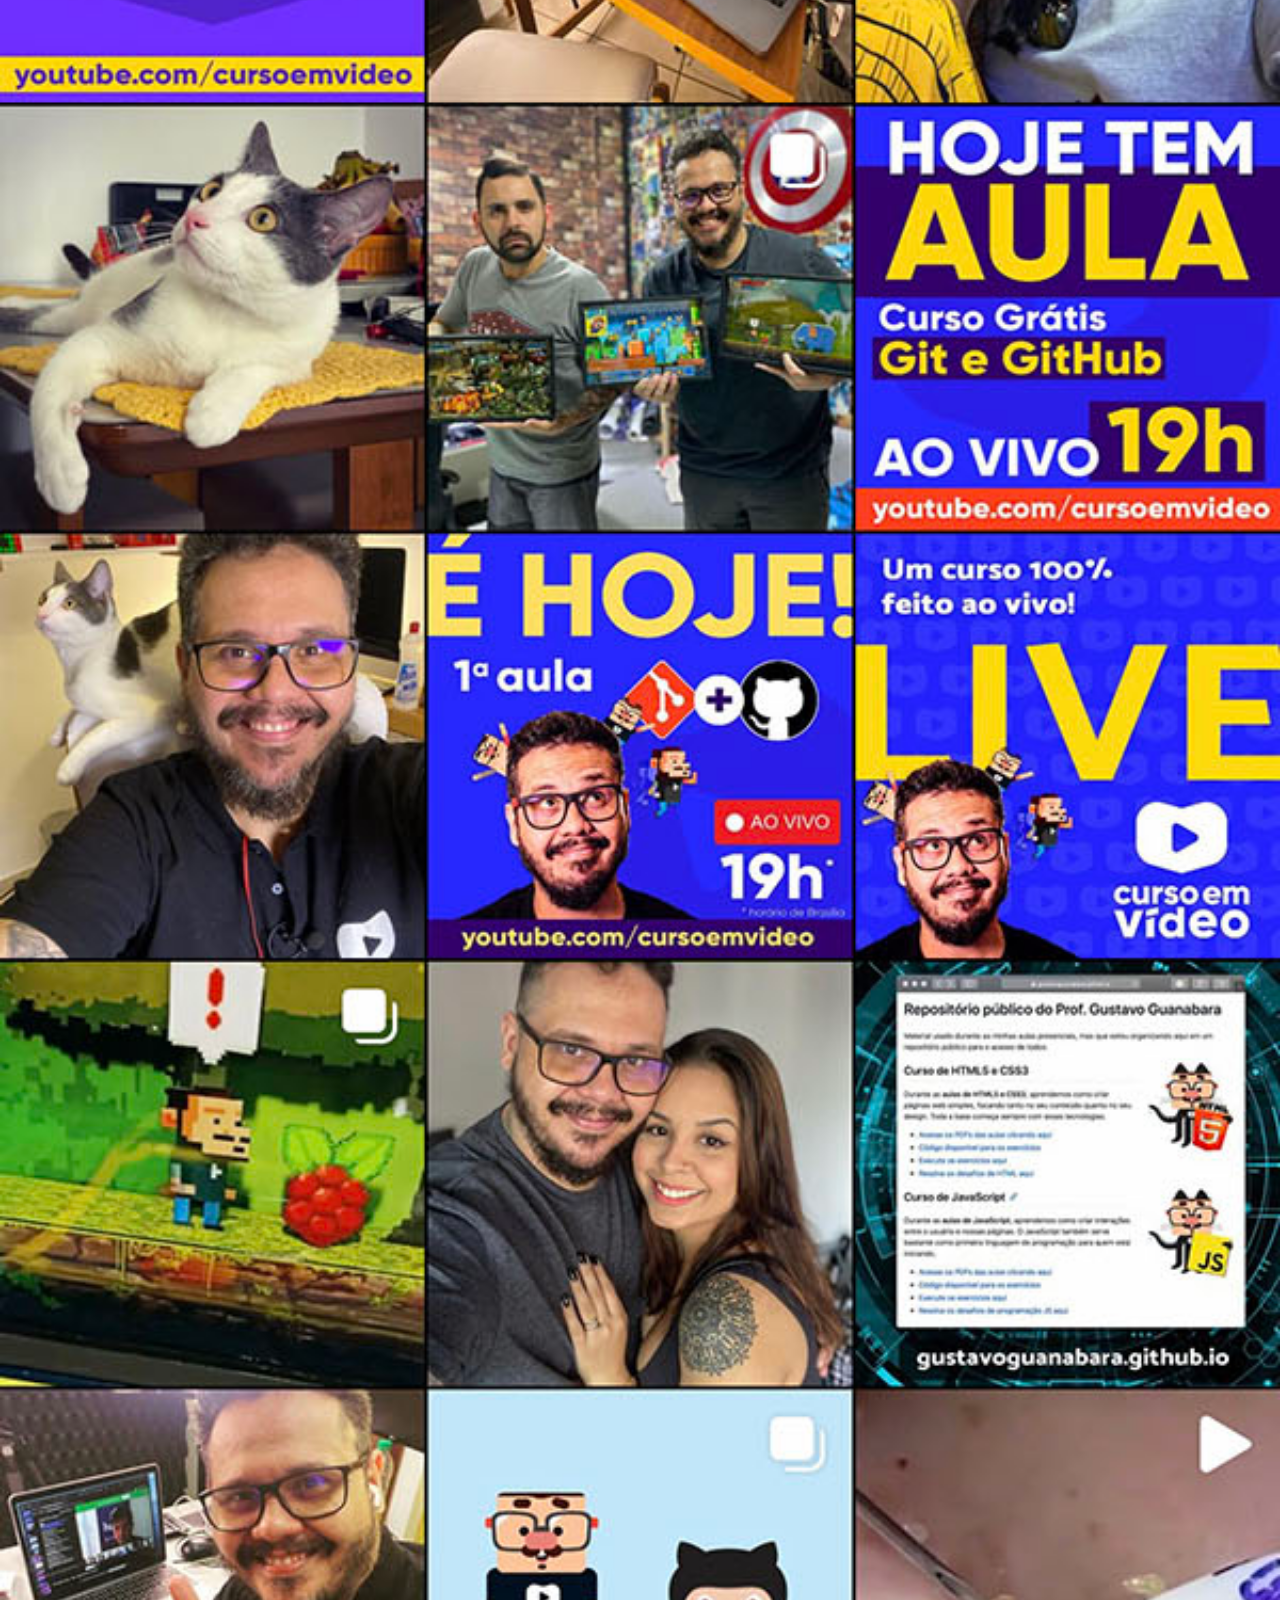
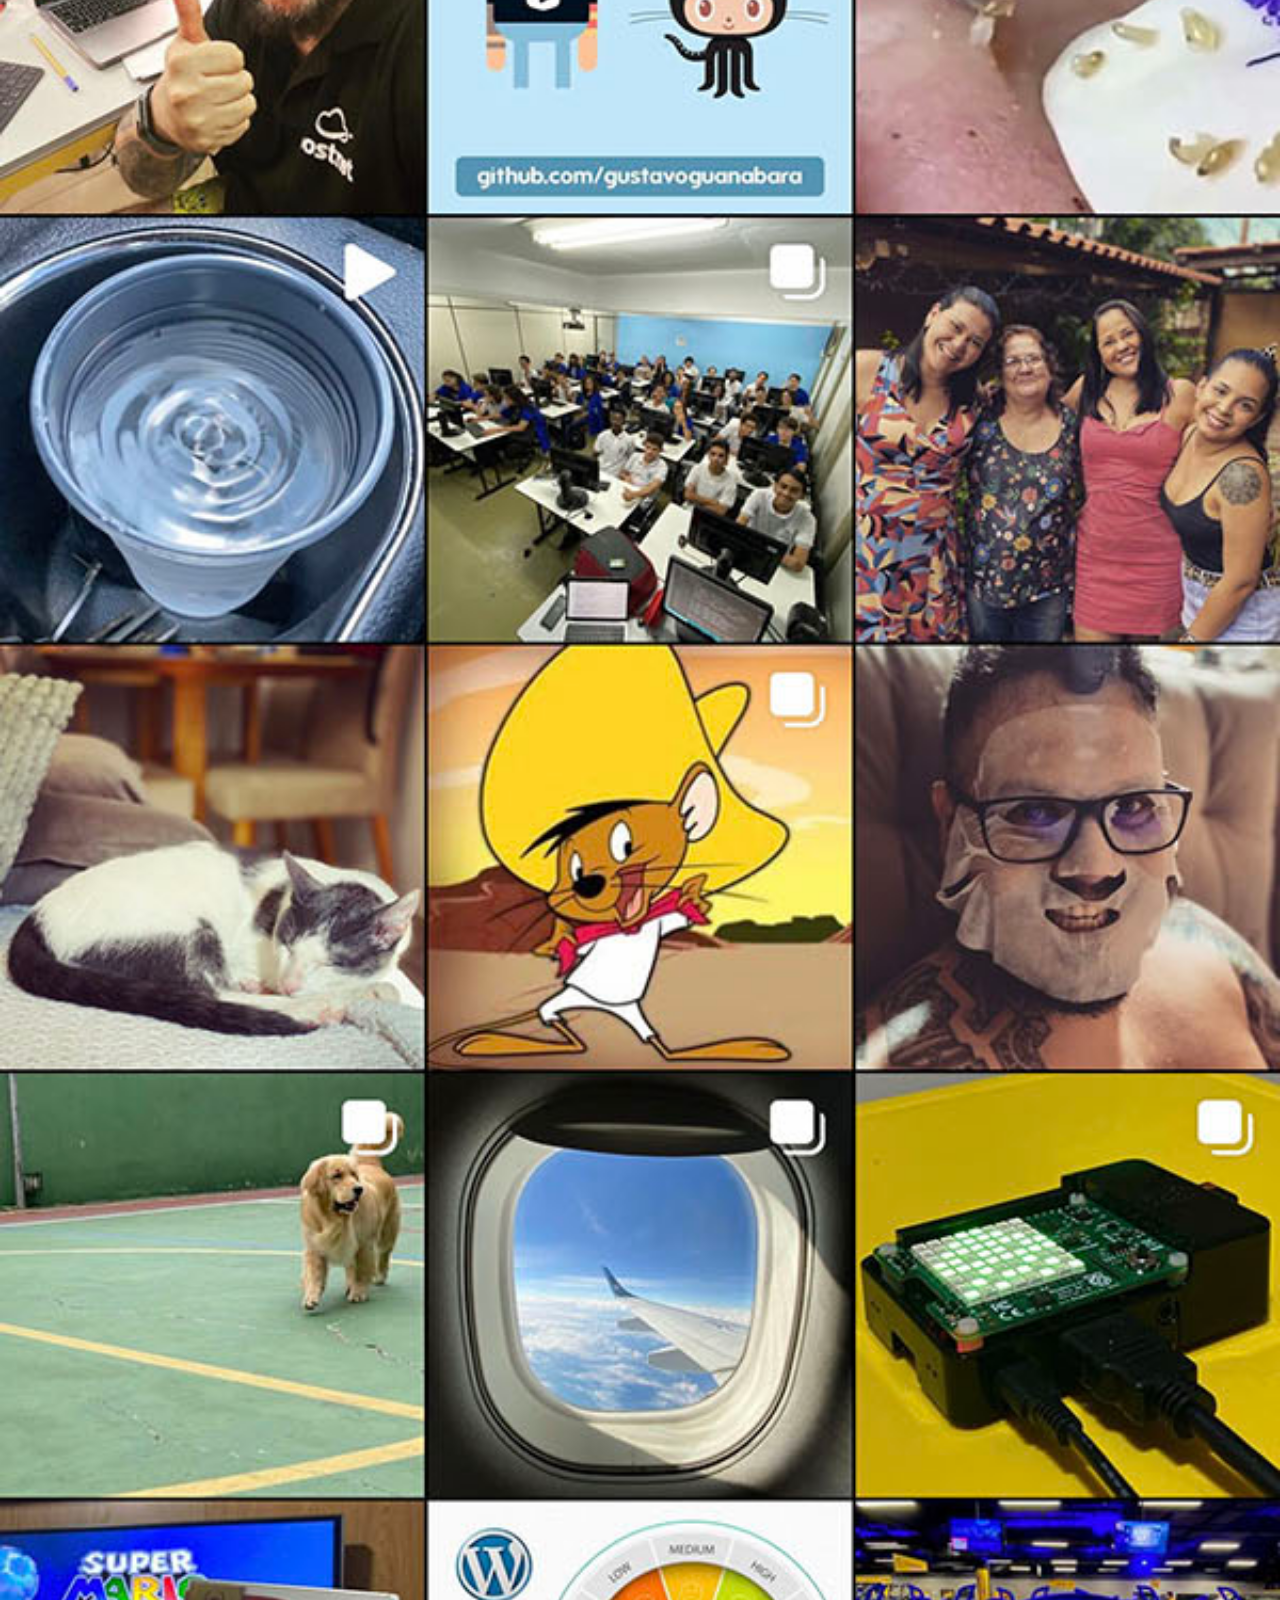
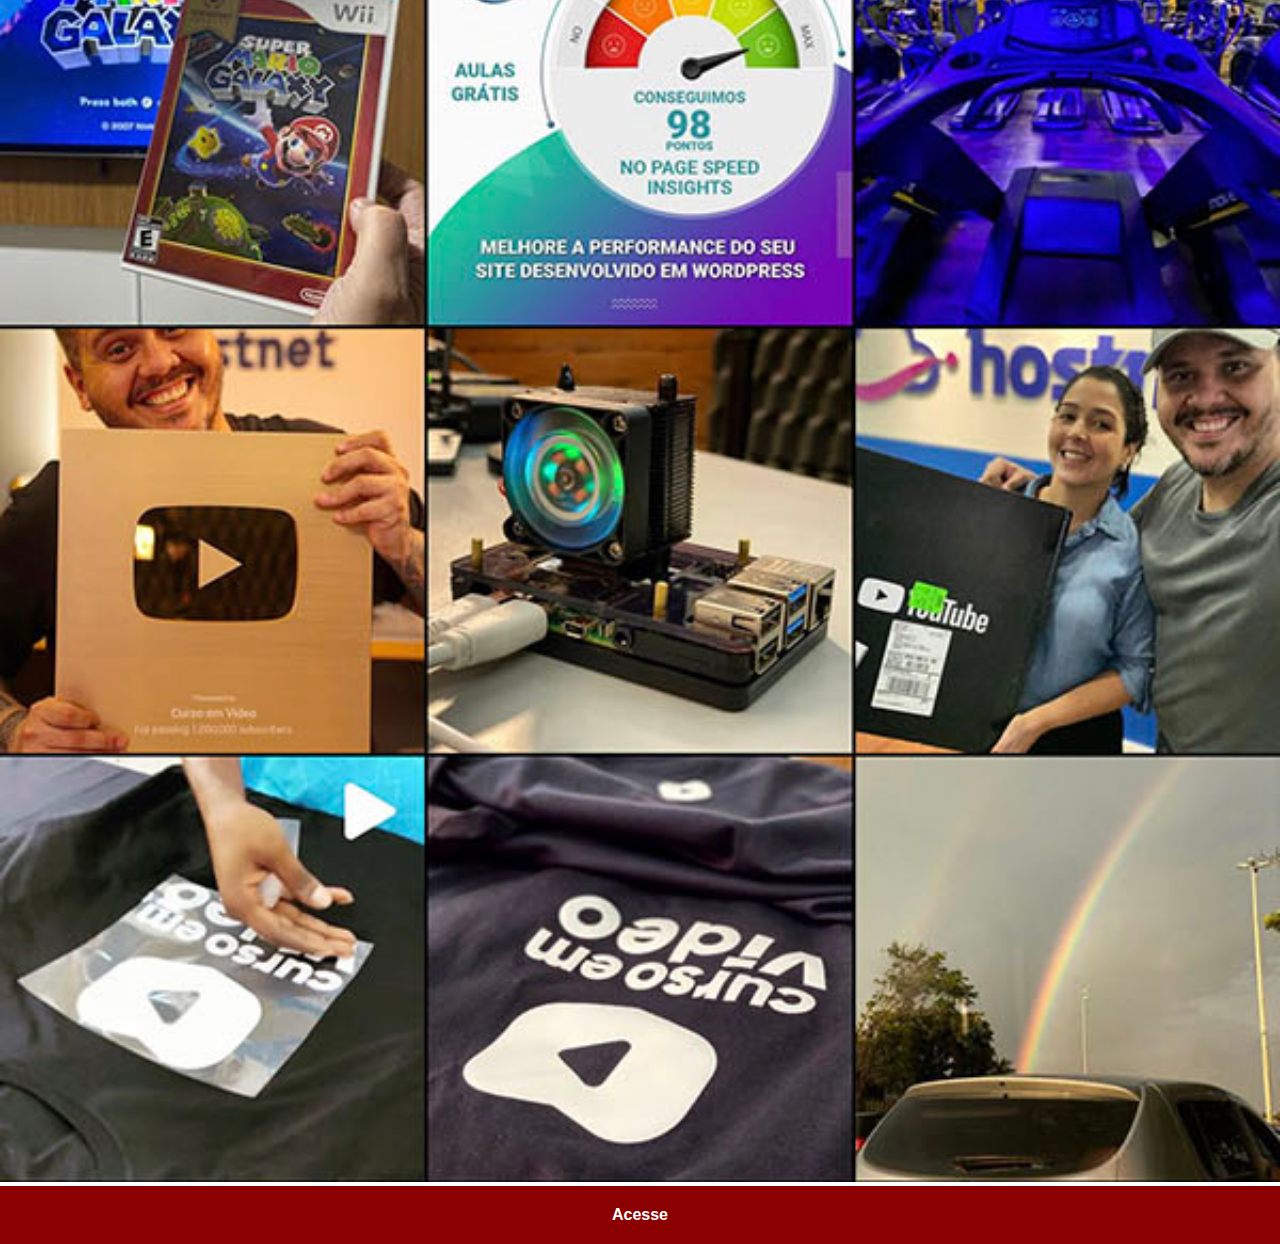
<file: instagram.html>
<!DOCTYPE html>
<html lang="pt-br">
<head>
    <meta charset="UTF-8">
    <meta http-equiv="X-UA-Compatible" content="IE=edge">
    <meta name="viewport" content="width=device-width, initial-scale=1.0">
    <title>GitHub</title>
    <link rel="stylesheet" href="estilos/social.css">
</head>
<body>
    <img src="imagens/tela-instagram.jpg" alt="github">
    <a href="https://github.com/ptquepario" target="_blank">Acesse</a>
</body>
</html>
</file>
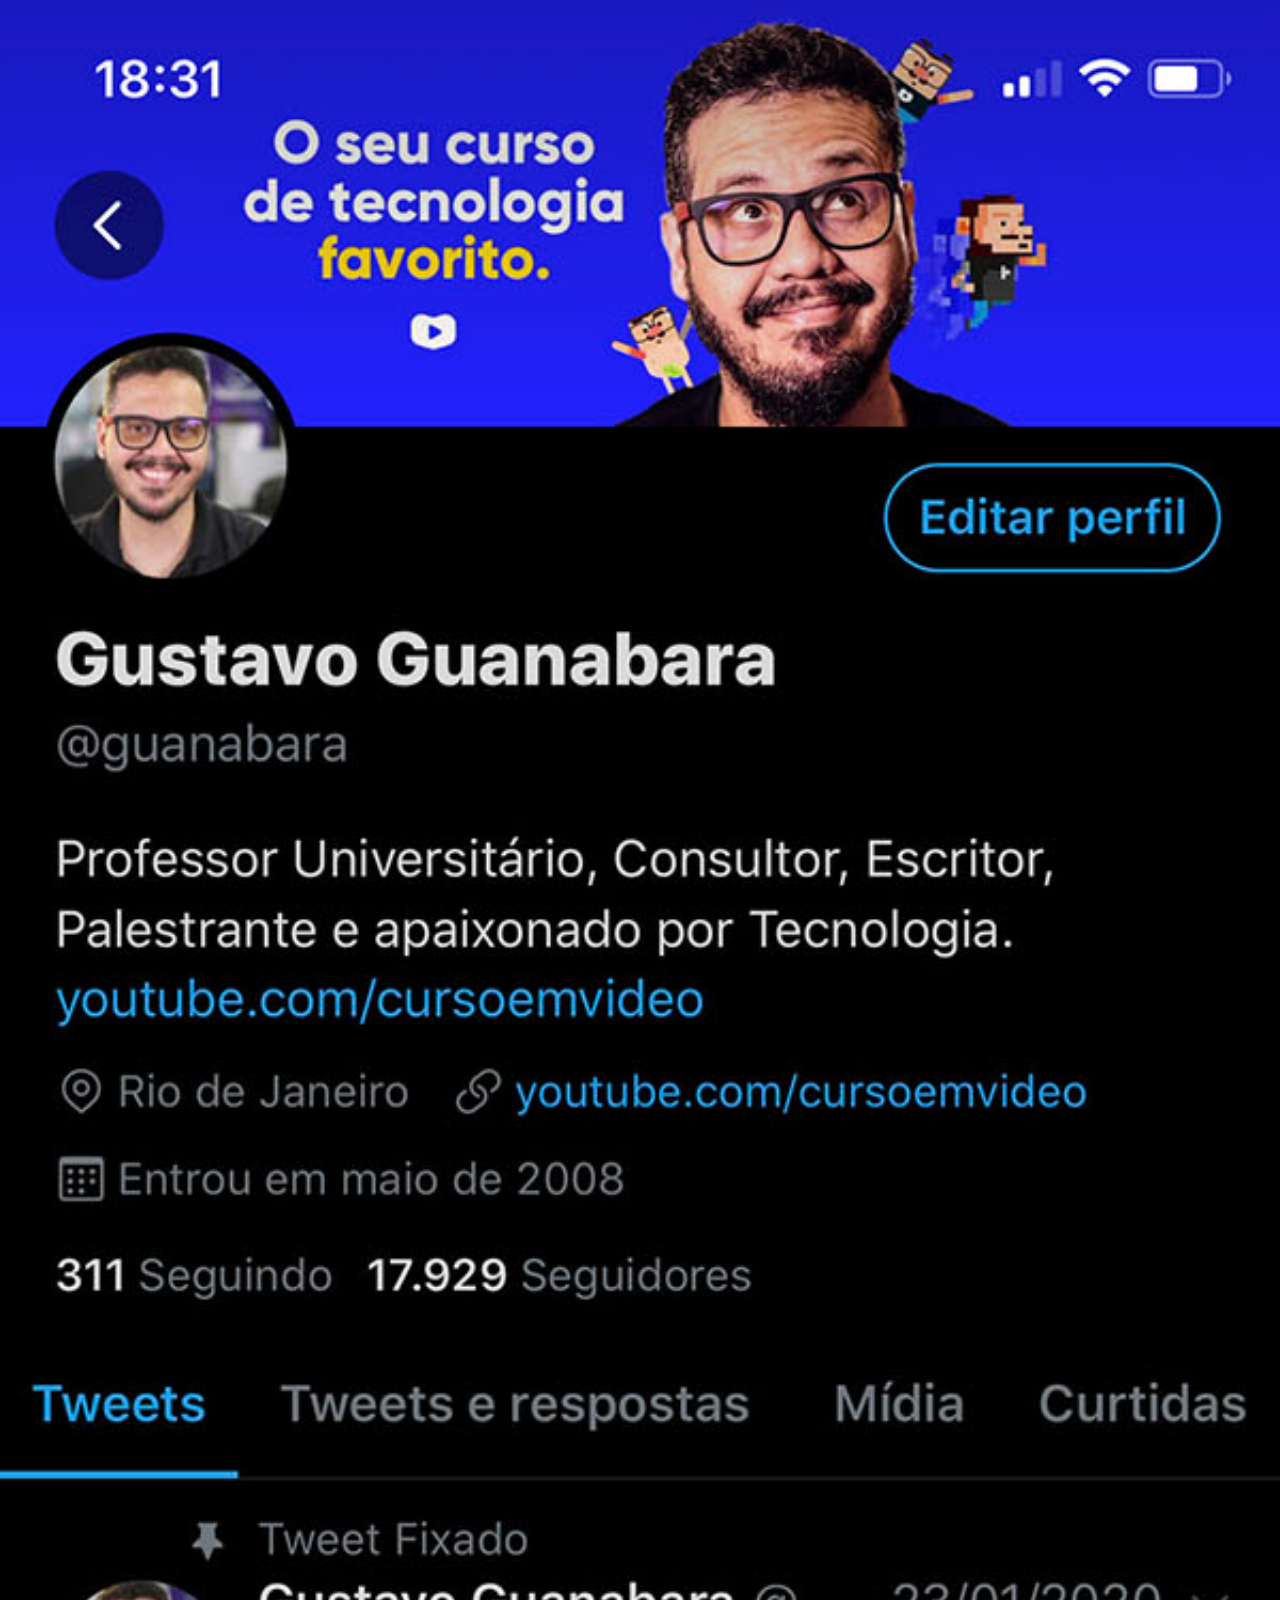
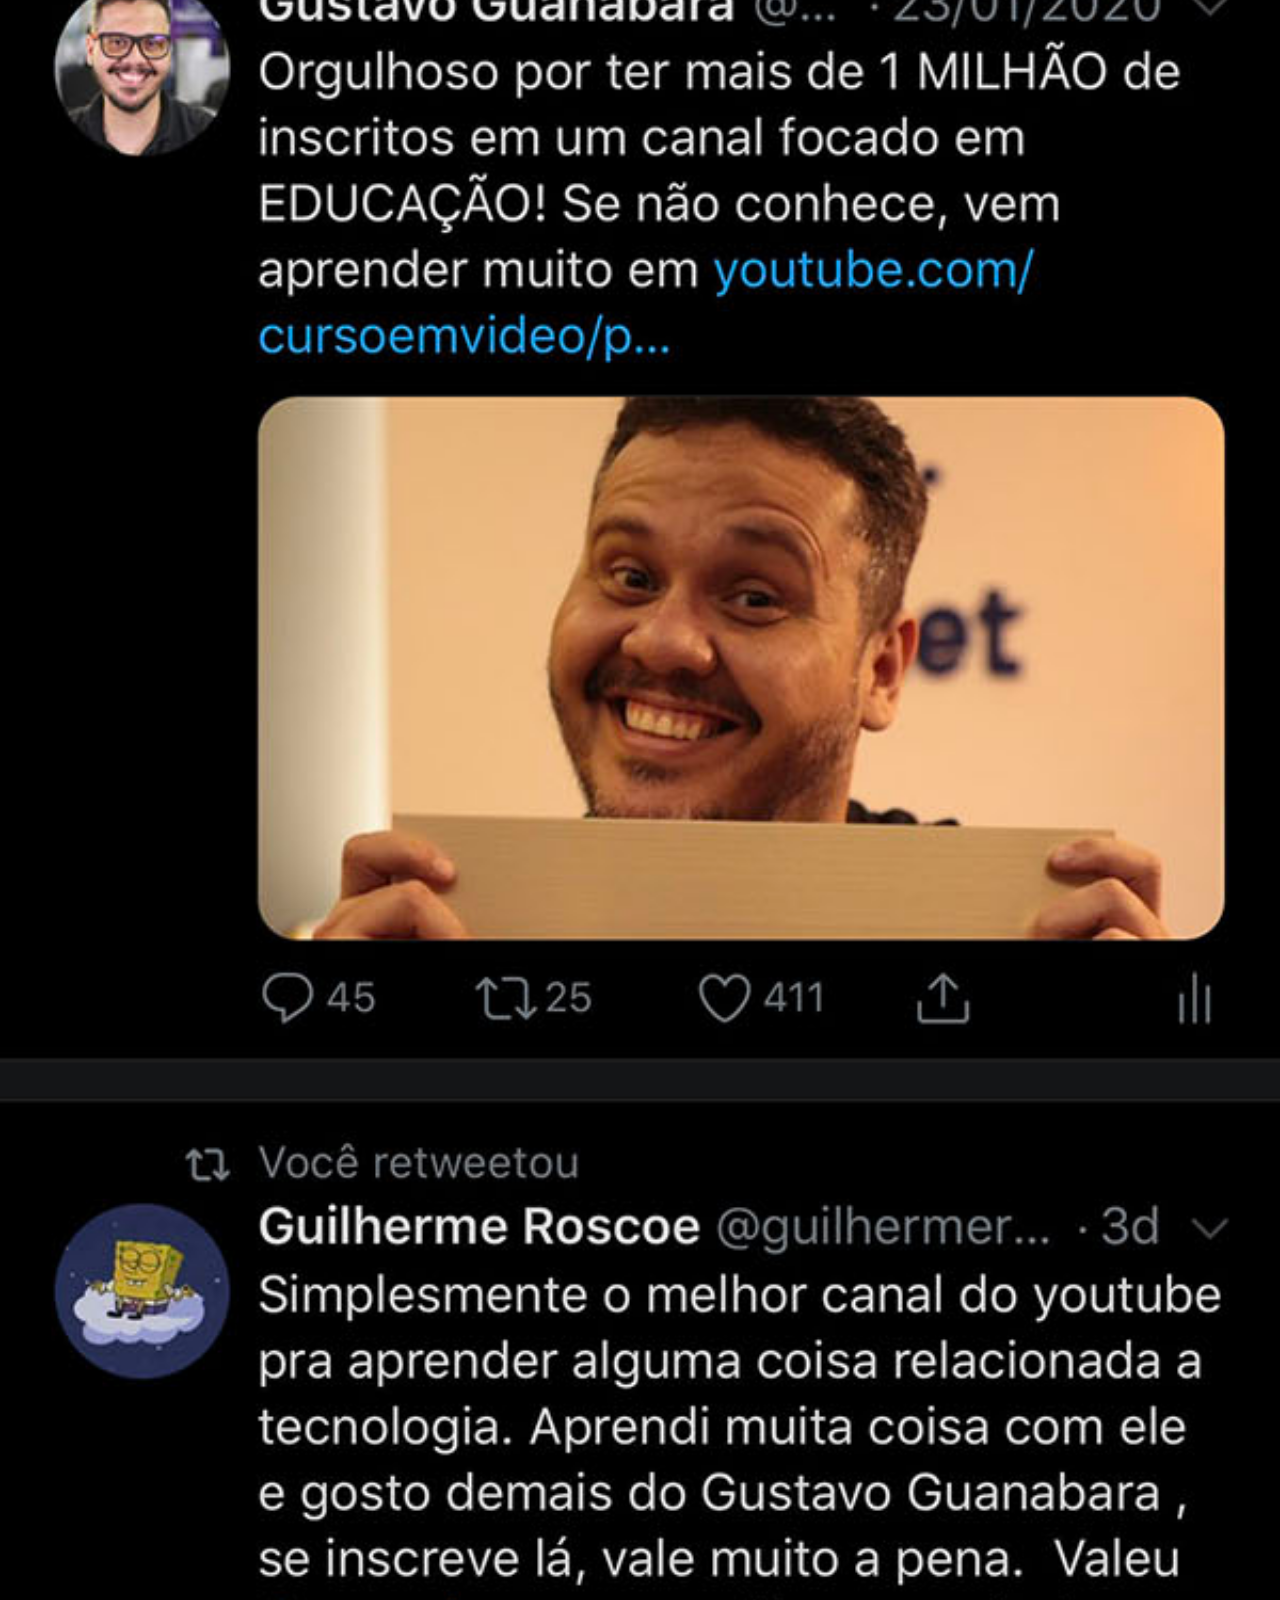
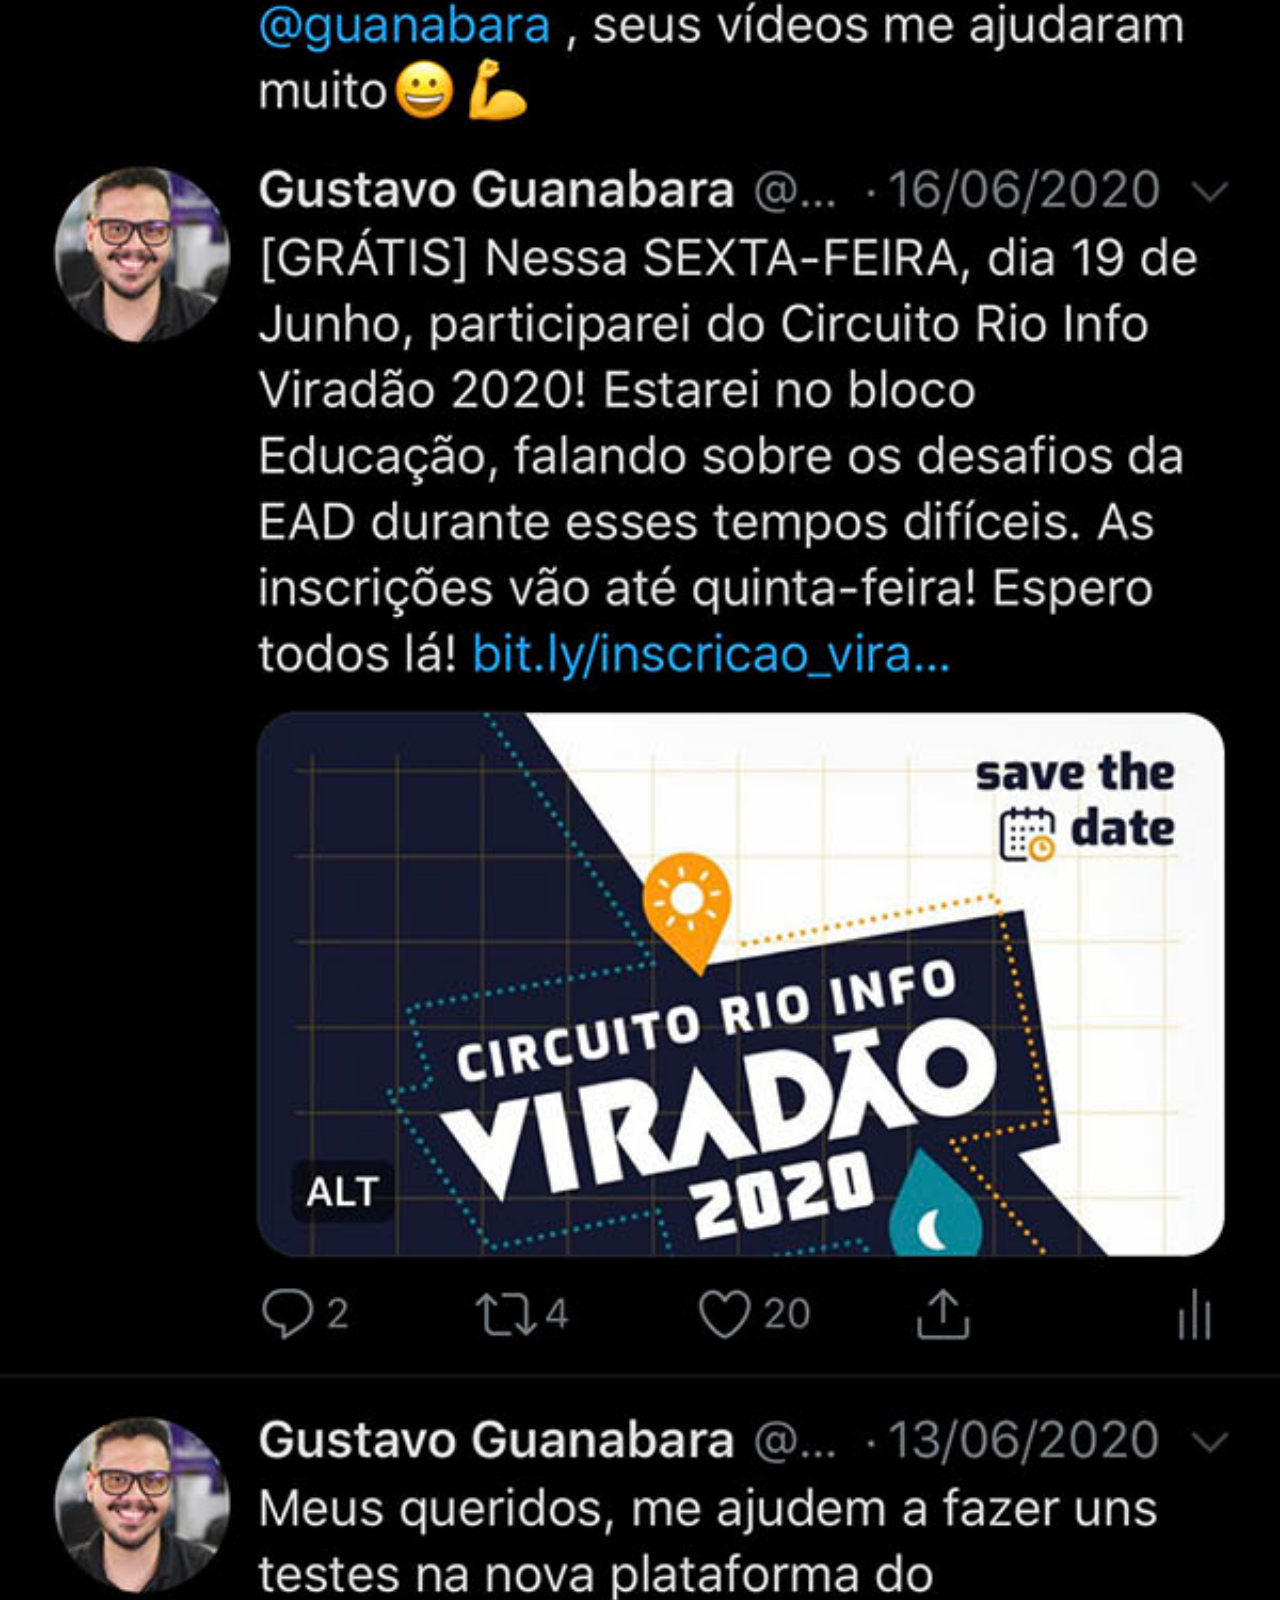
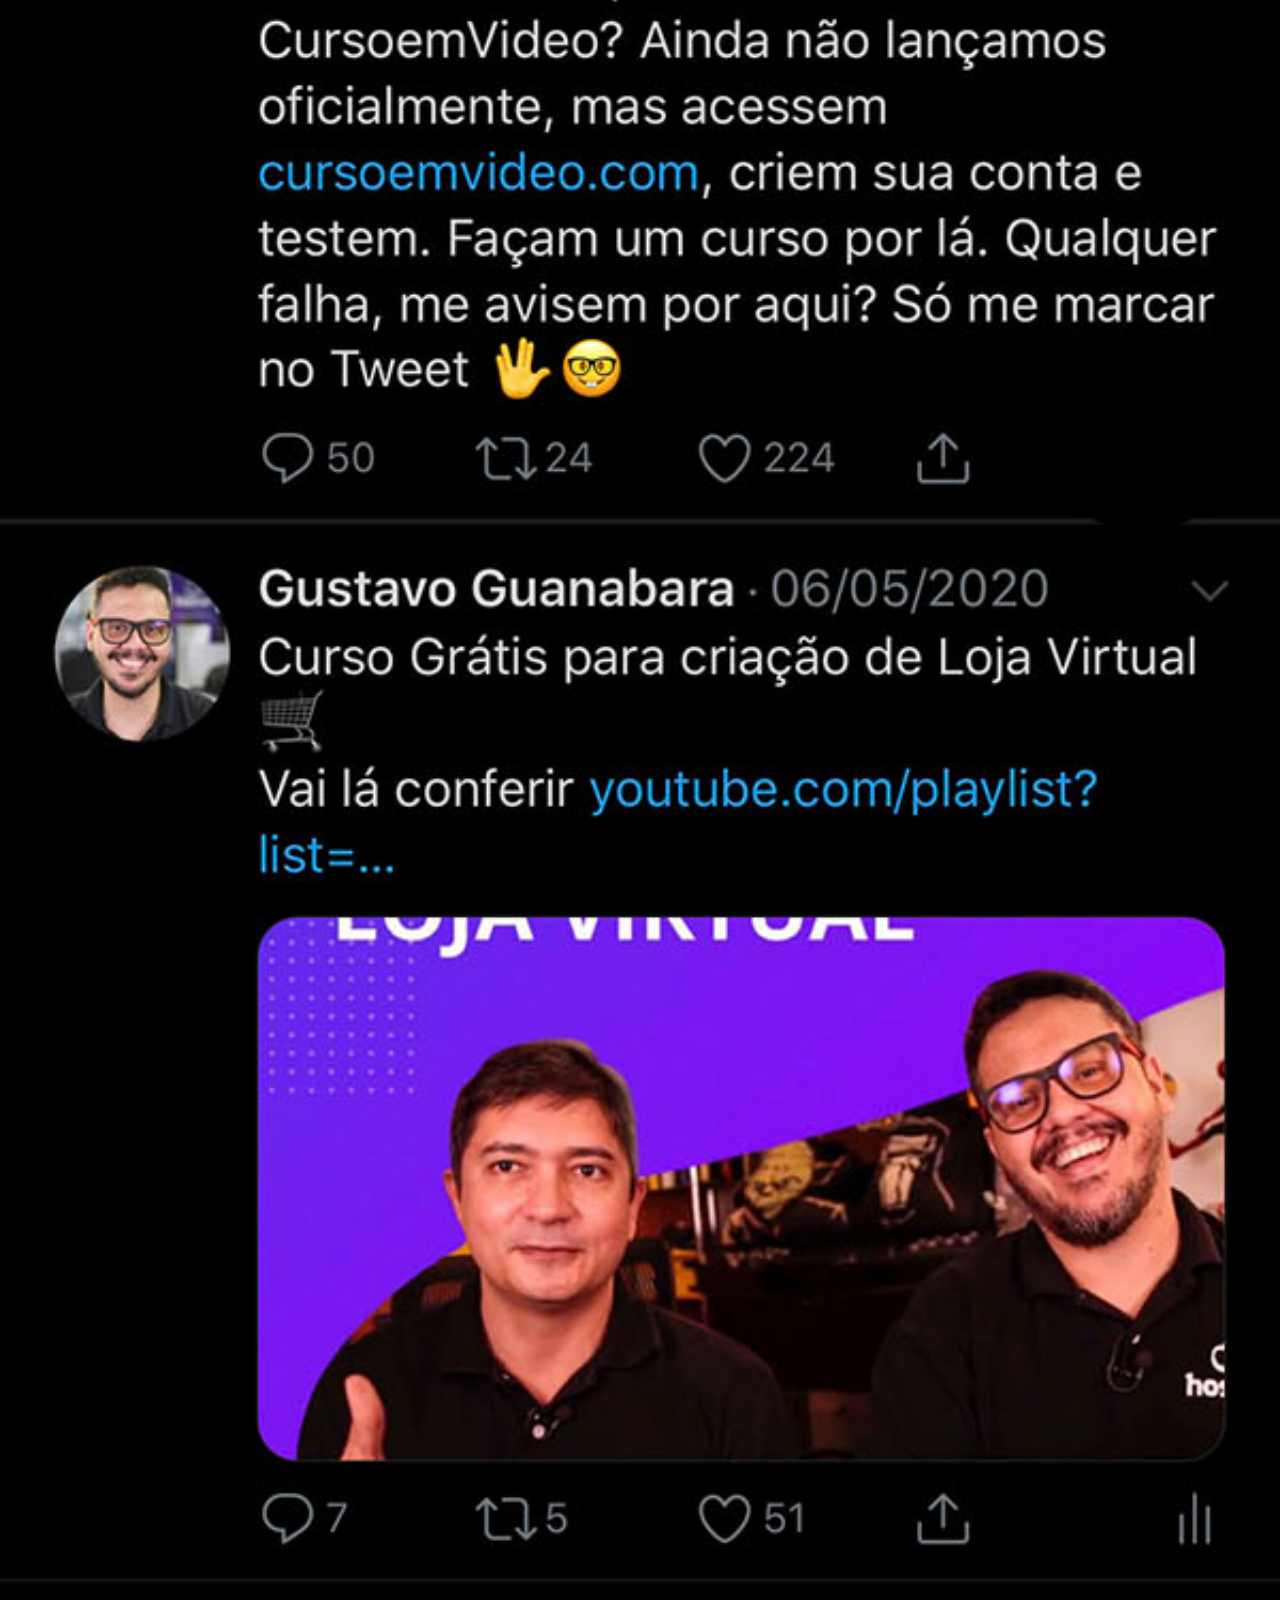
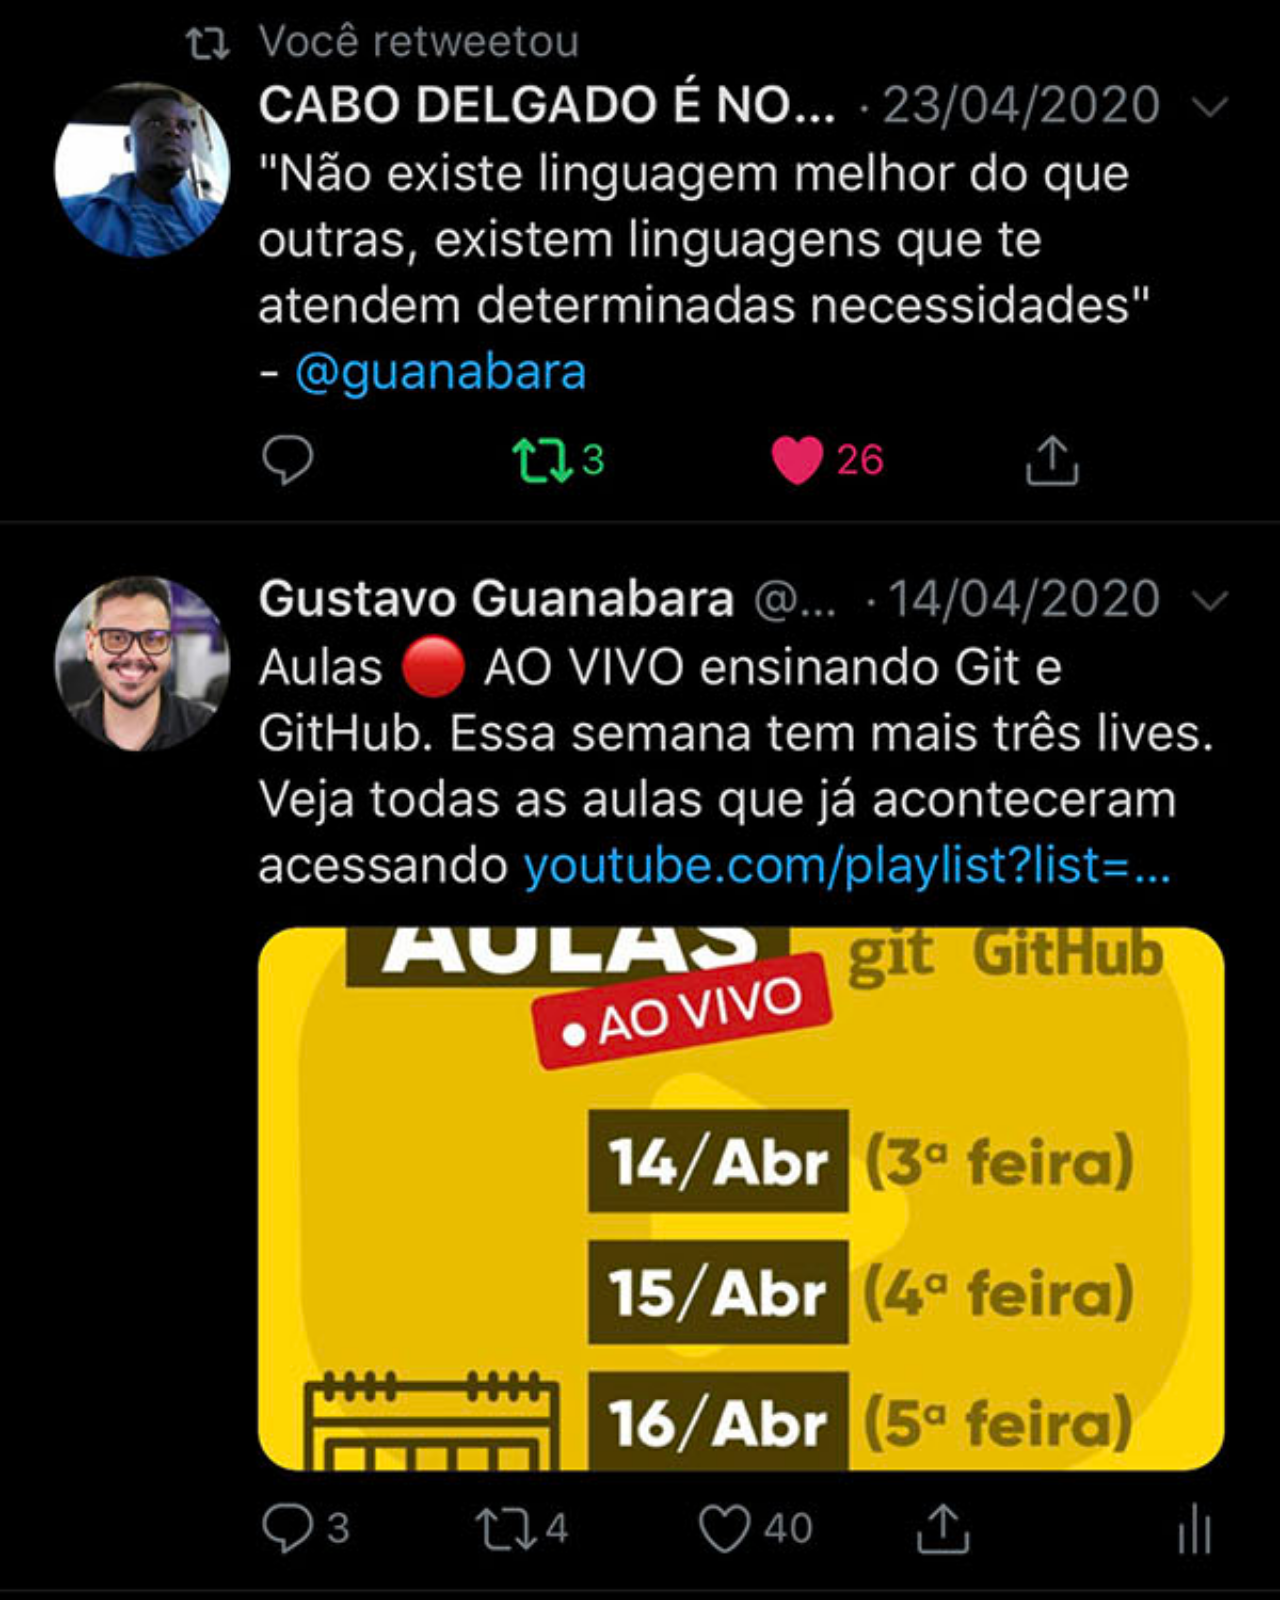
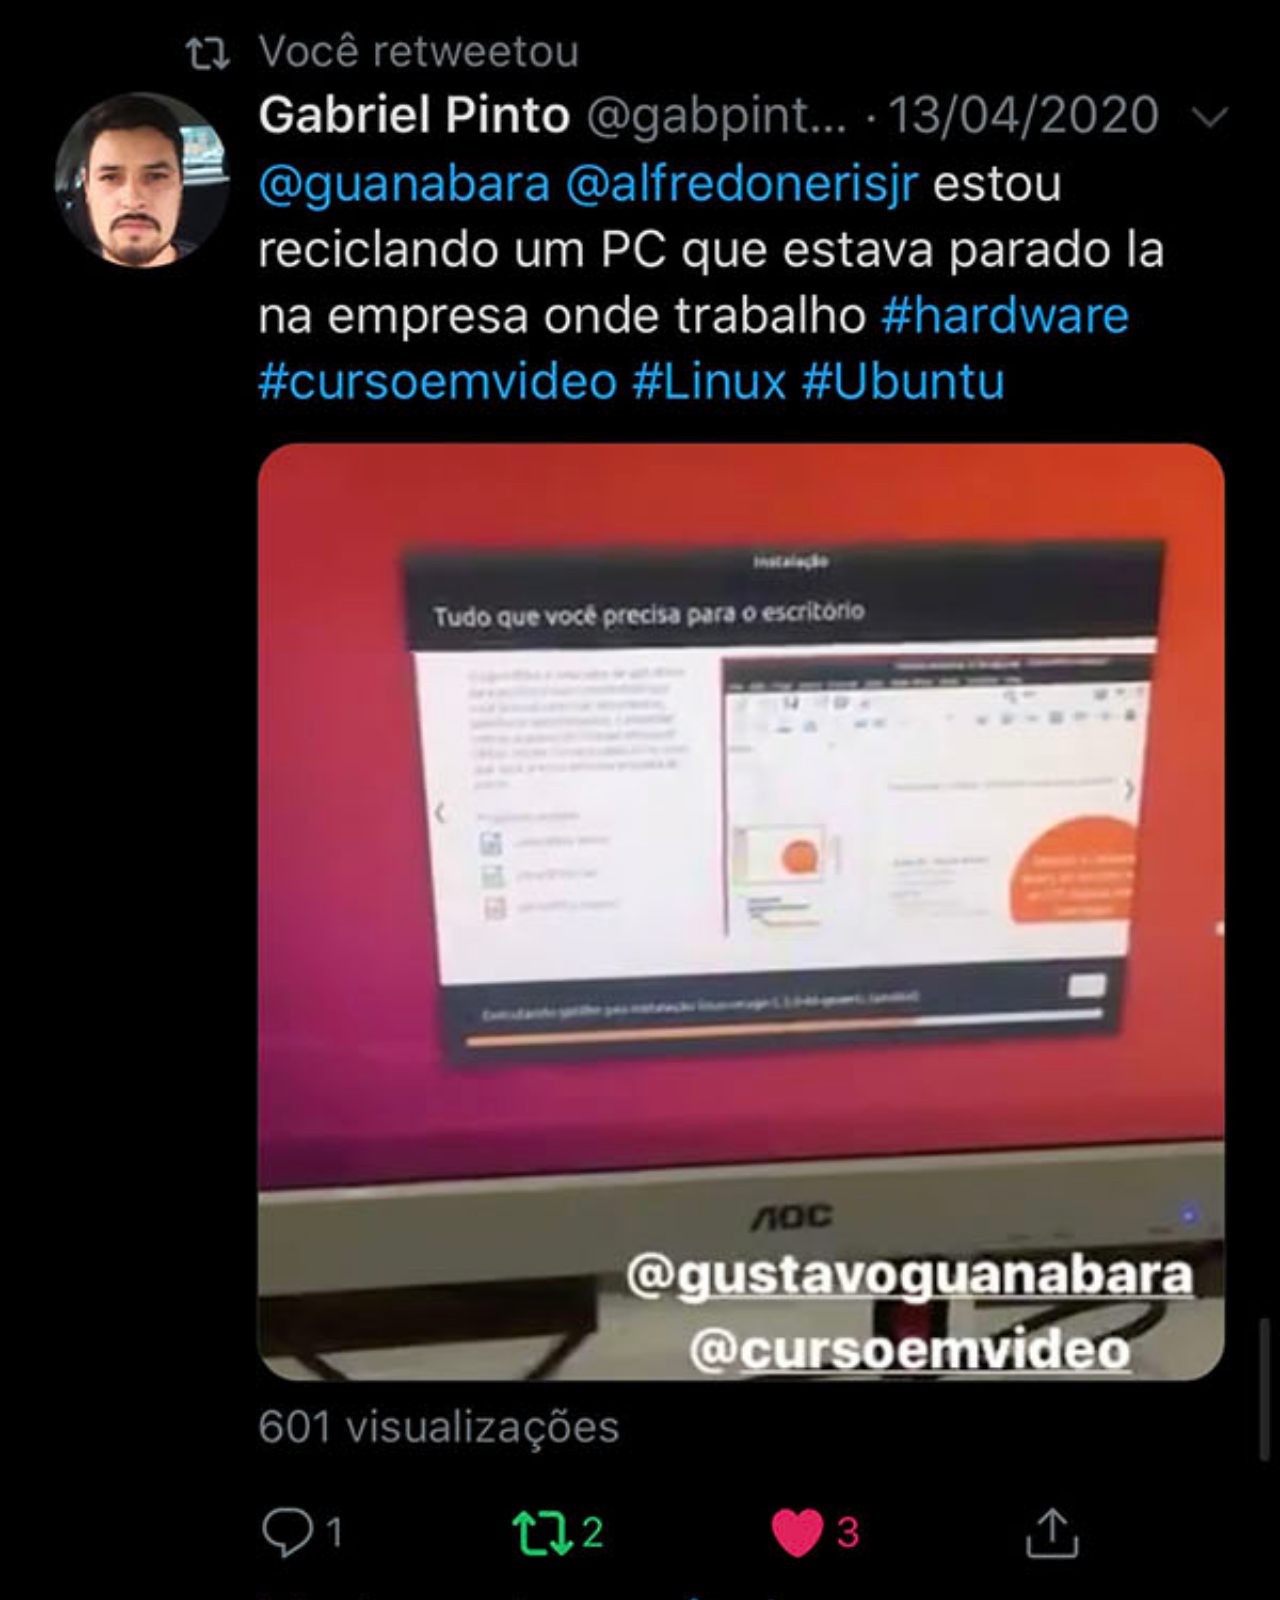
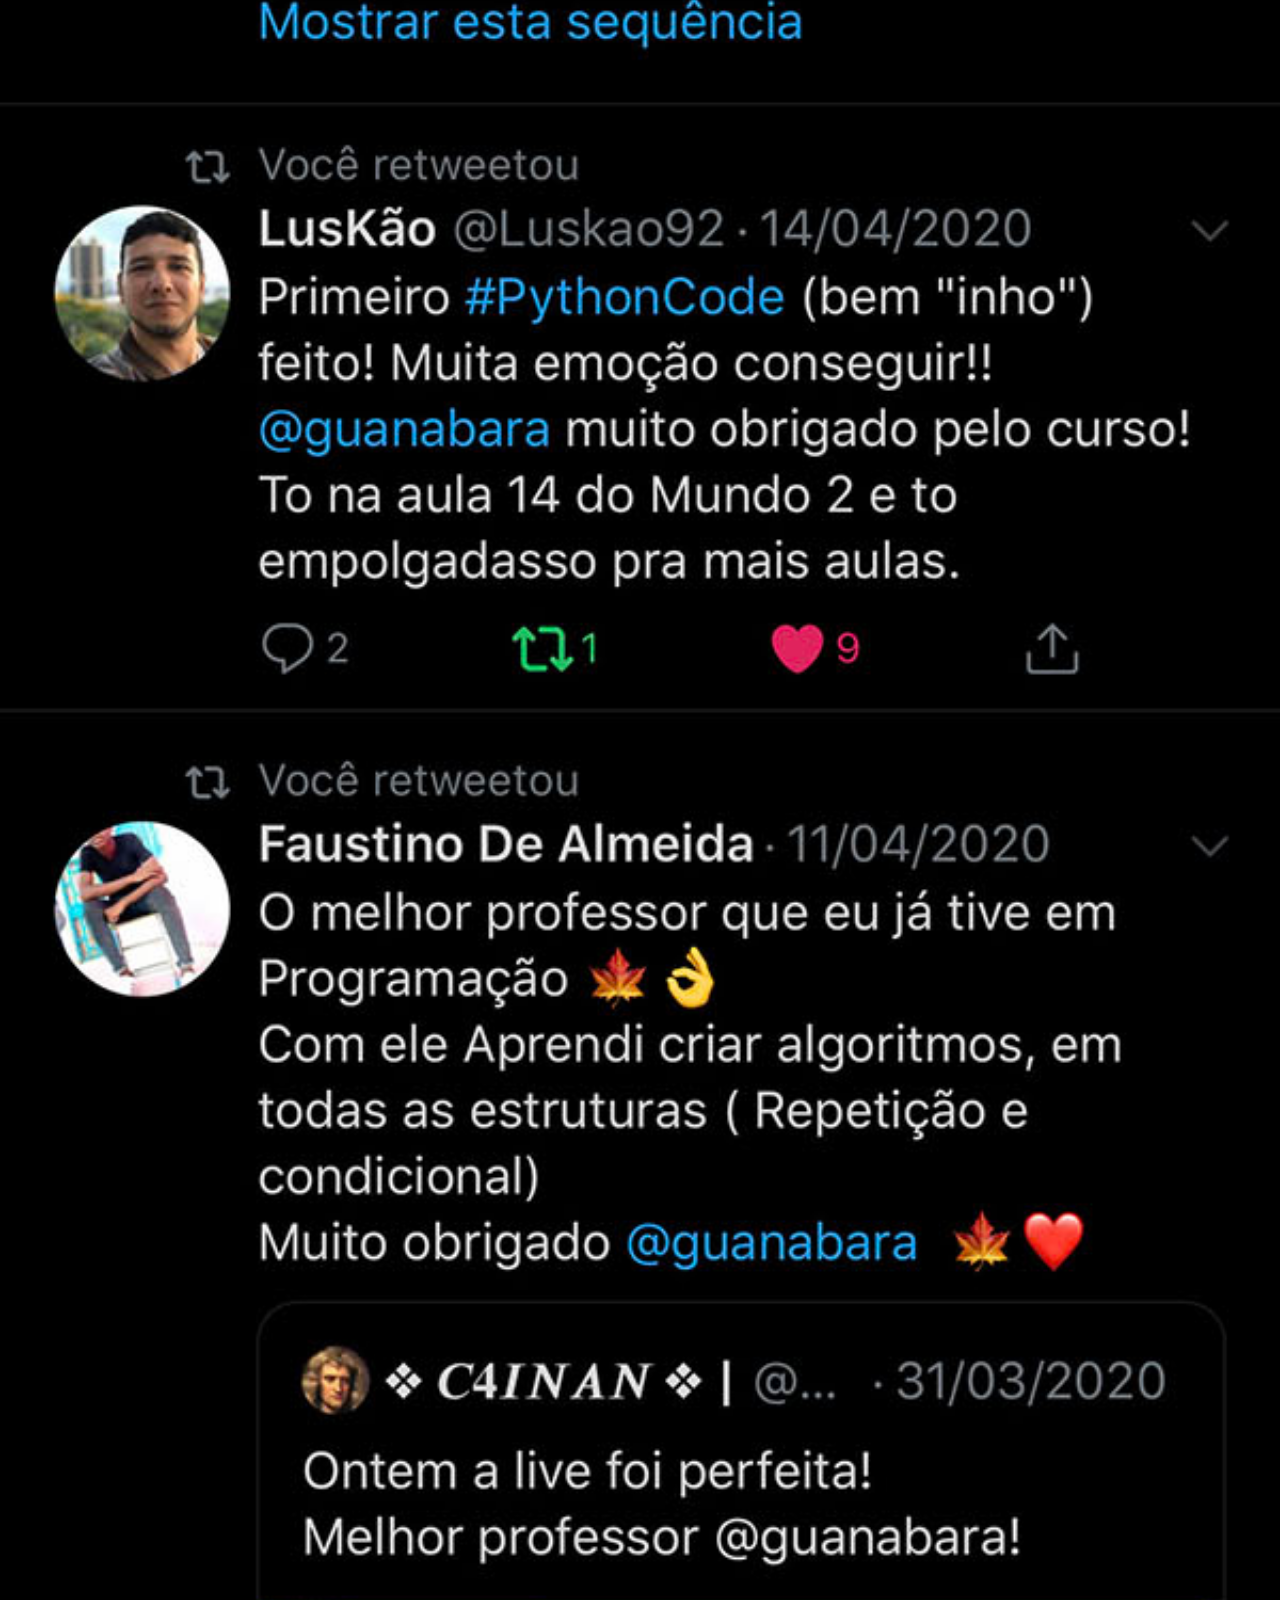
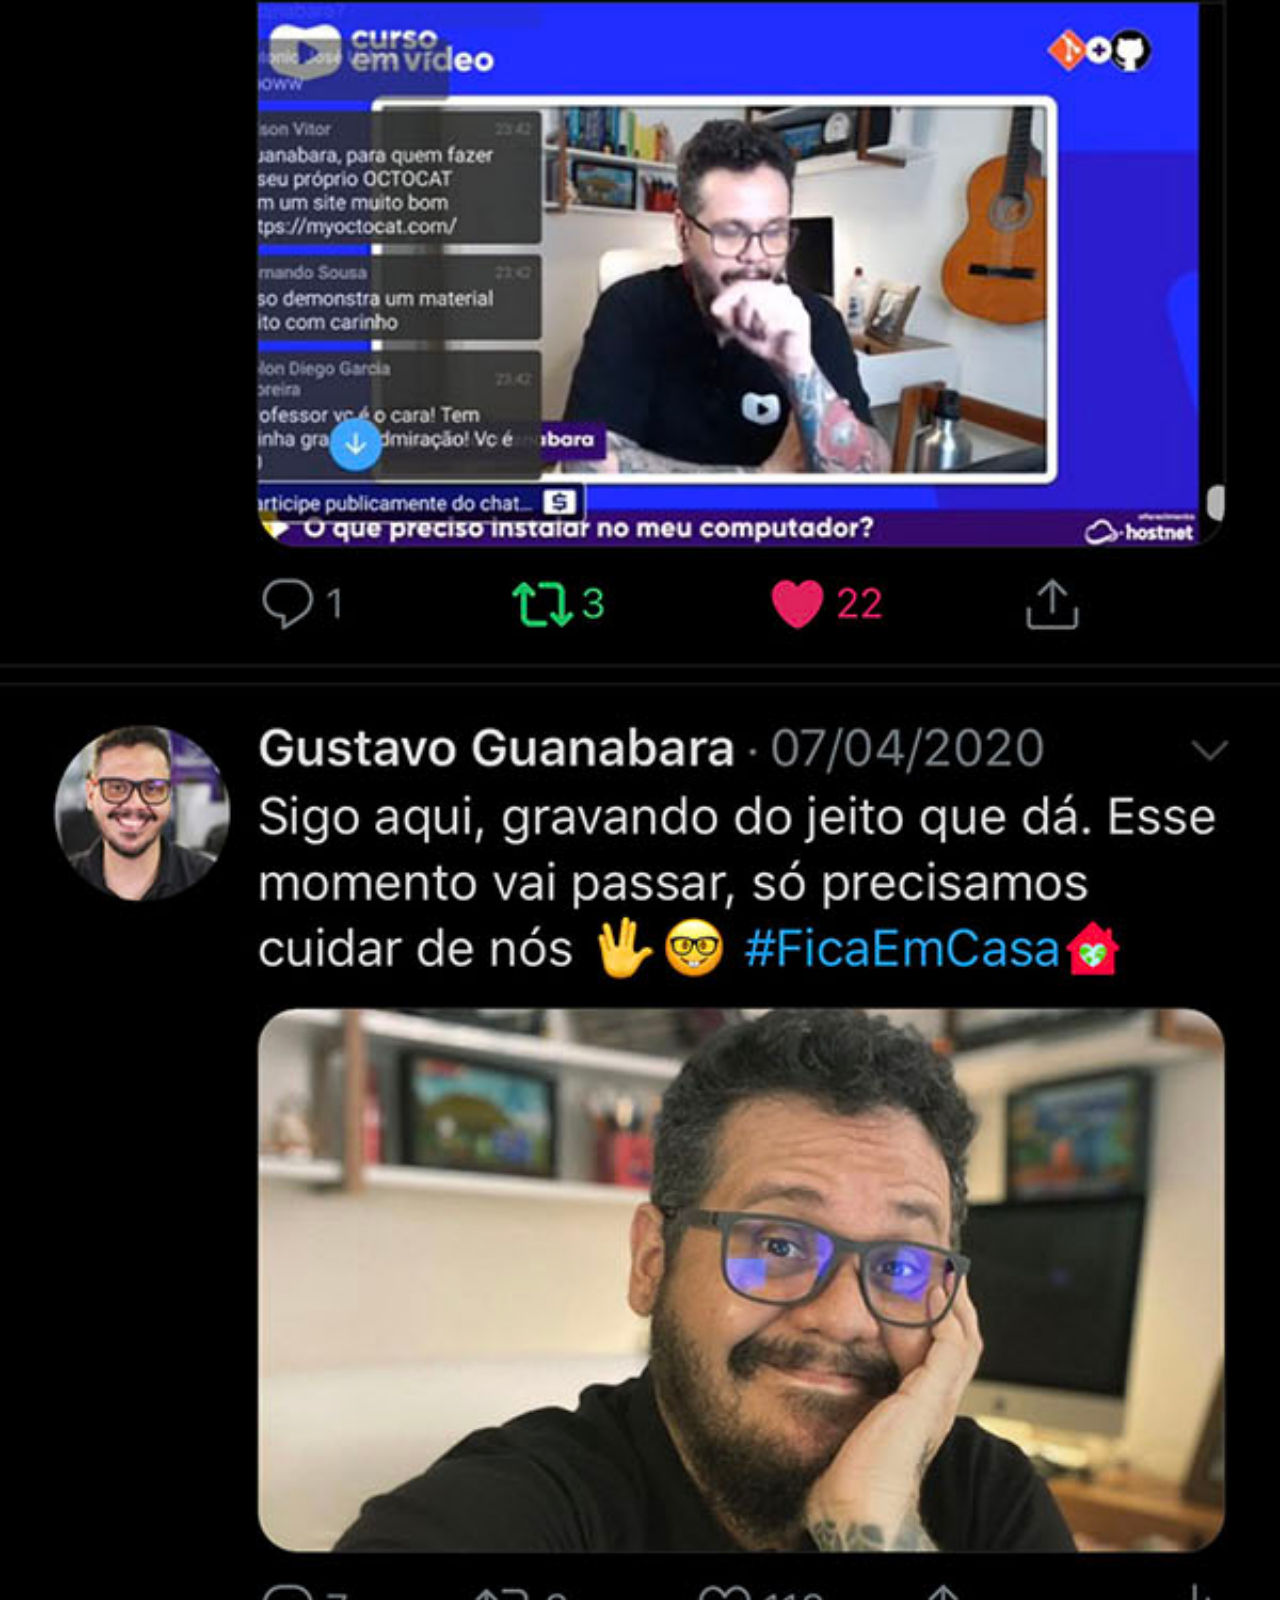
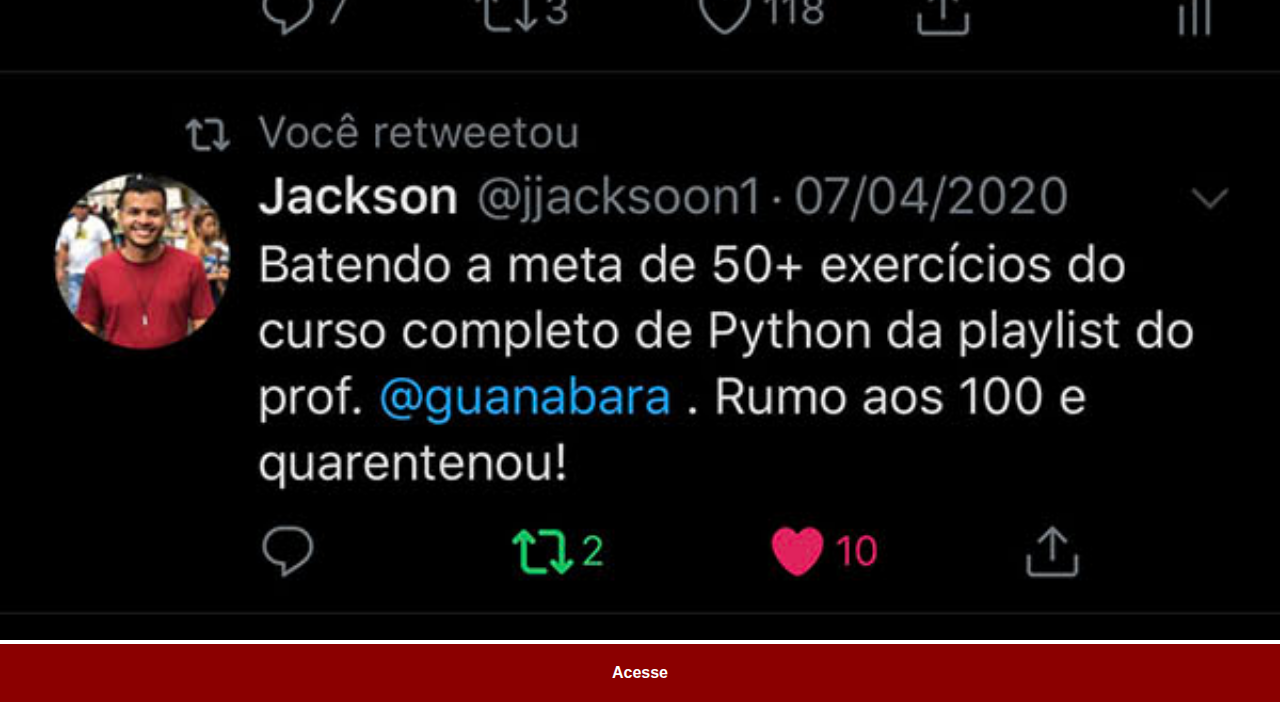
<file: twitter.html>
<!DOCTYPE html>
<html lang="pt-br">
<head>
    <meta charset="UTF-8">
    <meta http-equiv="X-UA-Compatible" content="IE=edge">
    <meta name="viewport" content="width=device-width, initial-scale=1.0">
    <title>Twitter</title>
    <link rel="stylesheet" href="estilos/social.css">
</head>
<body>
    <img src="imagens/tela-twitter.jpg" alt="twitter">
    <a href="https://github.com/ptquepario" target="_blank">Acesse</a>
</body>
</html>
</file>
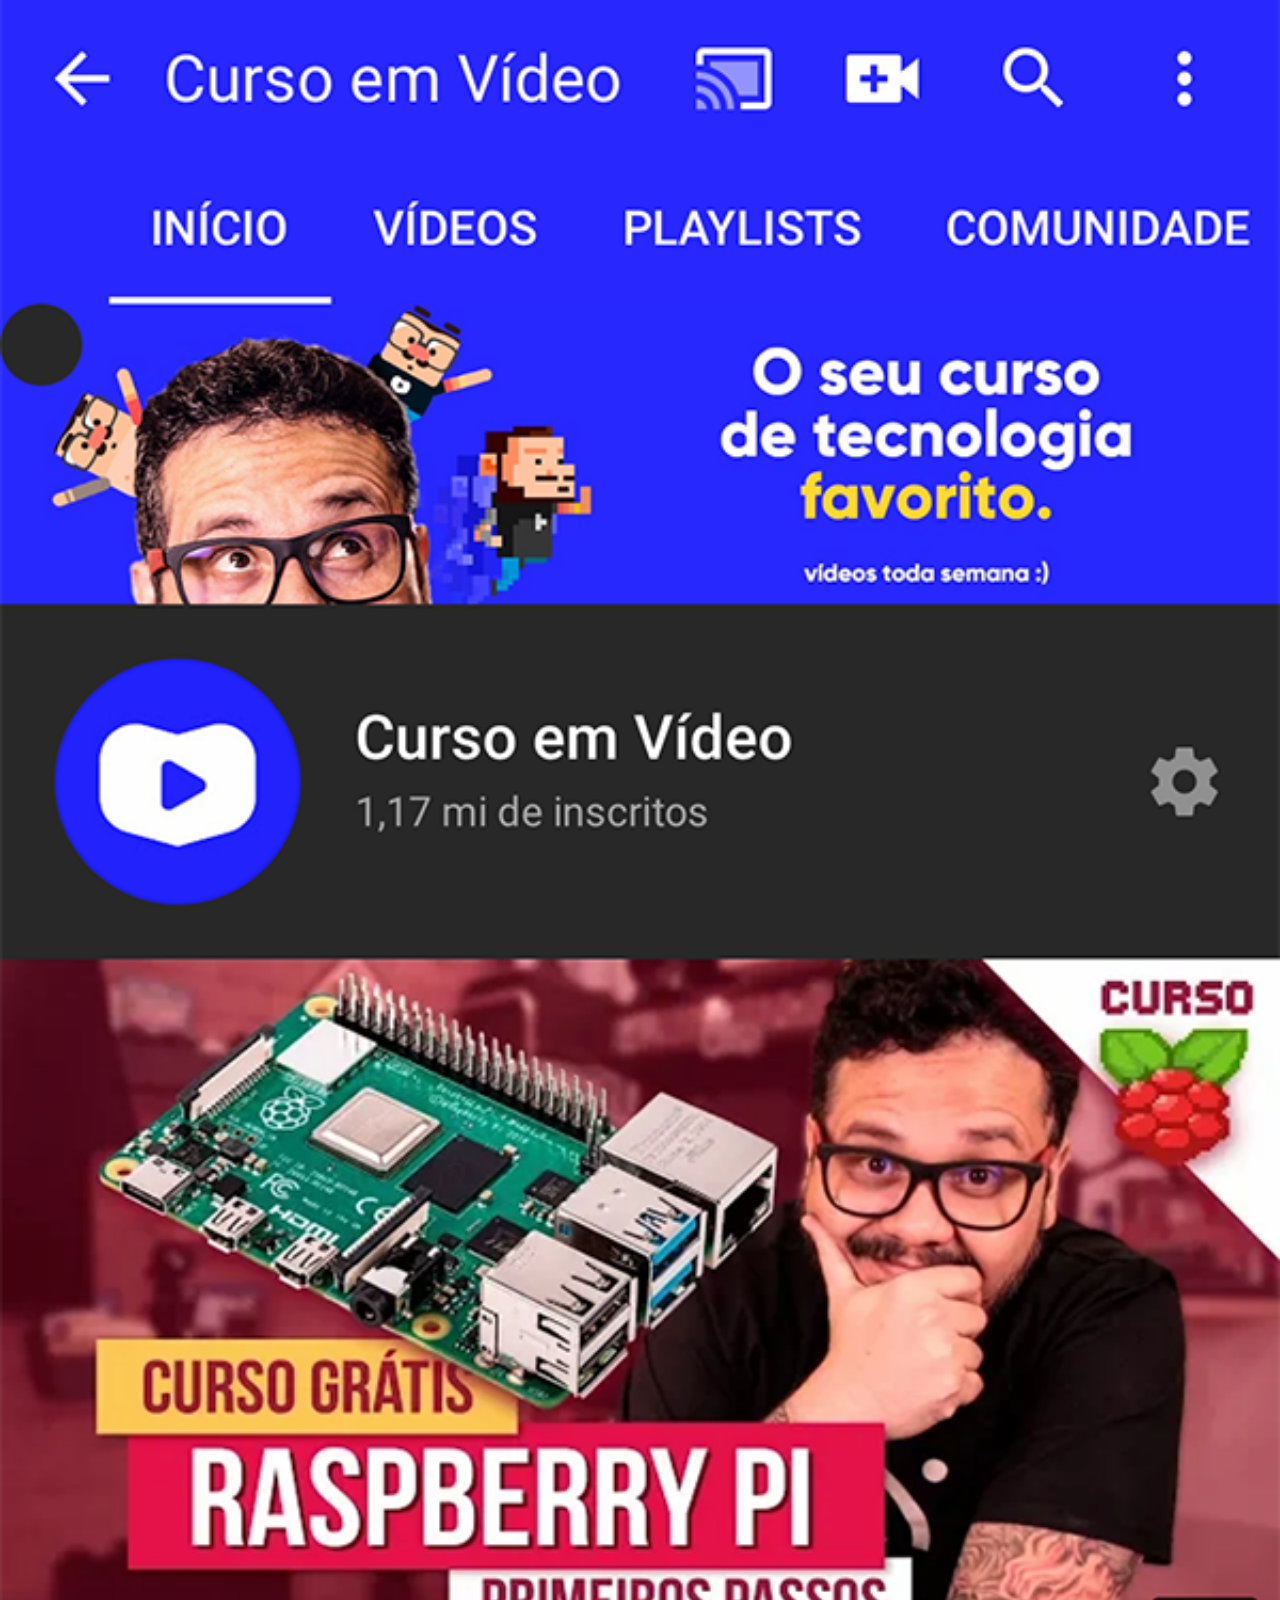
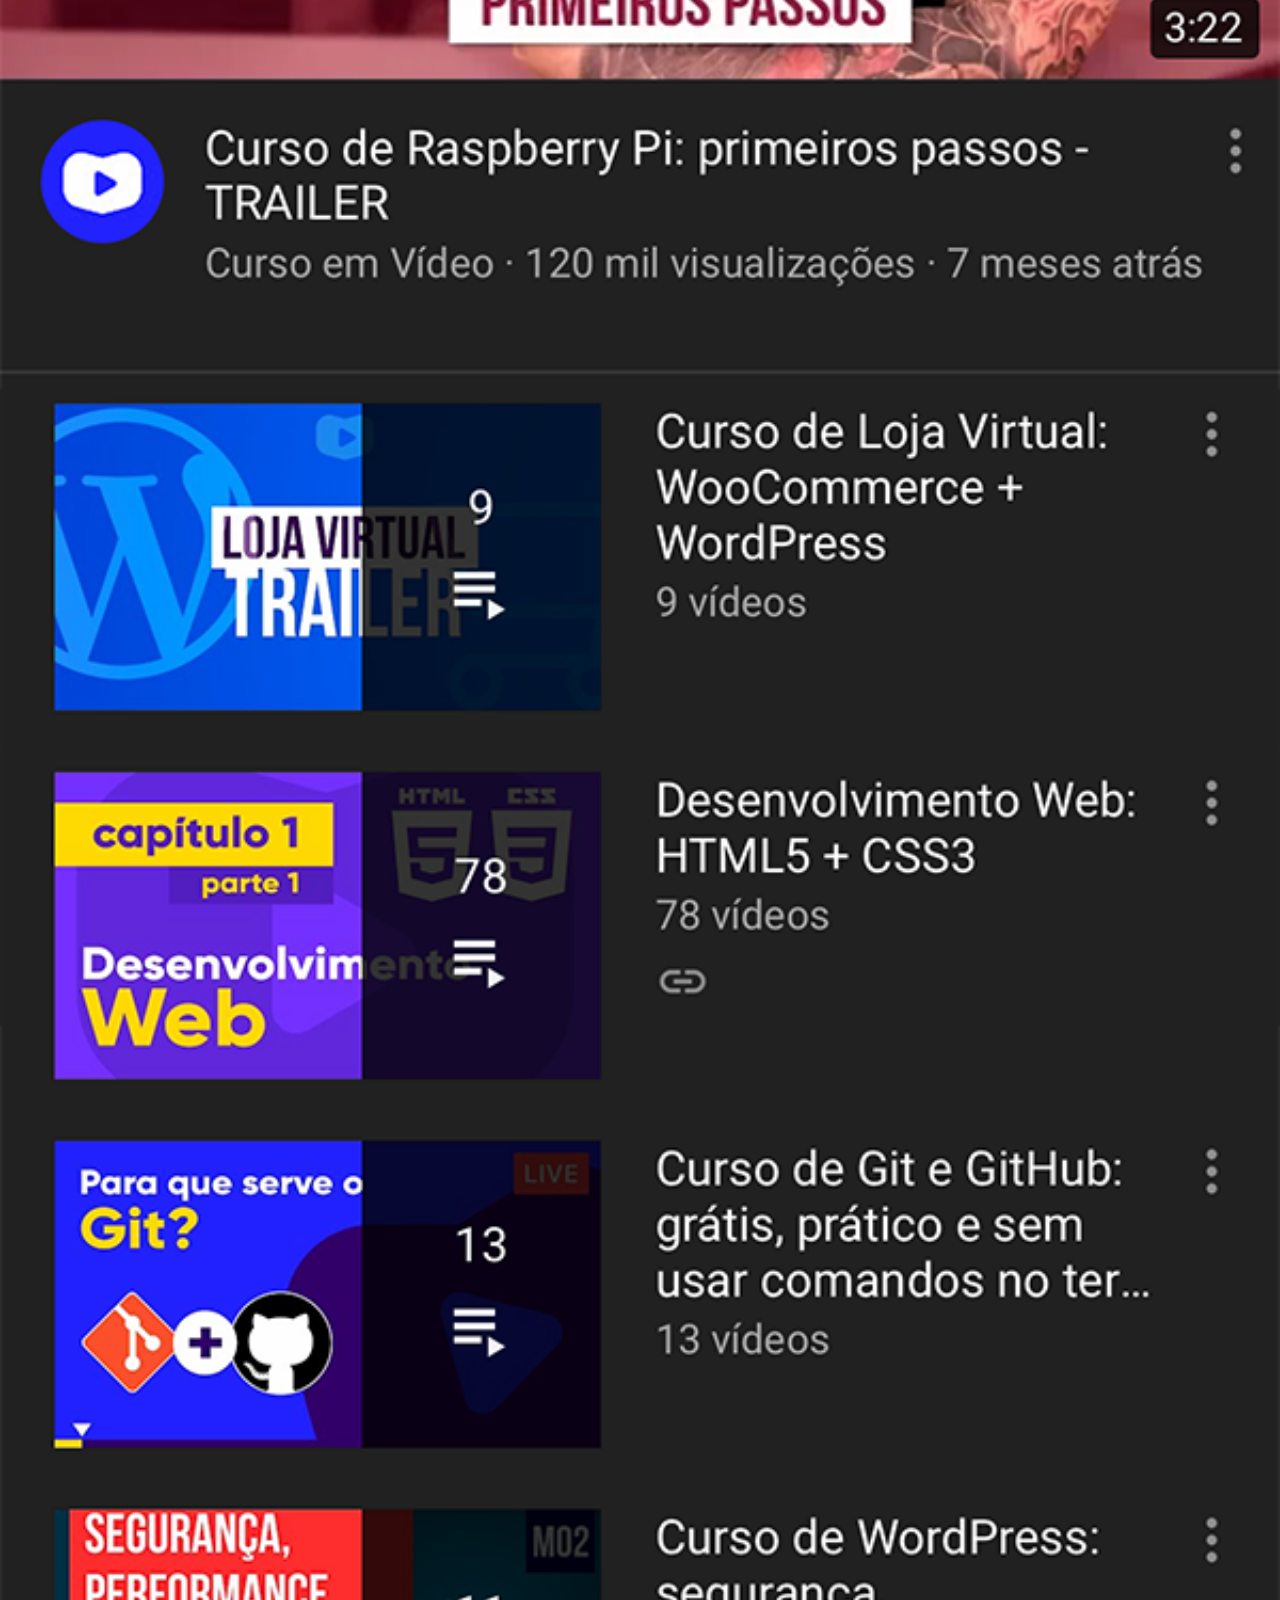
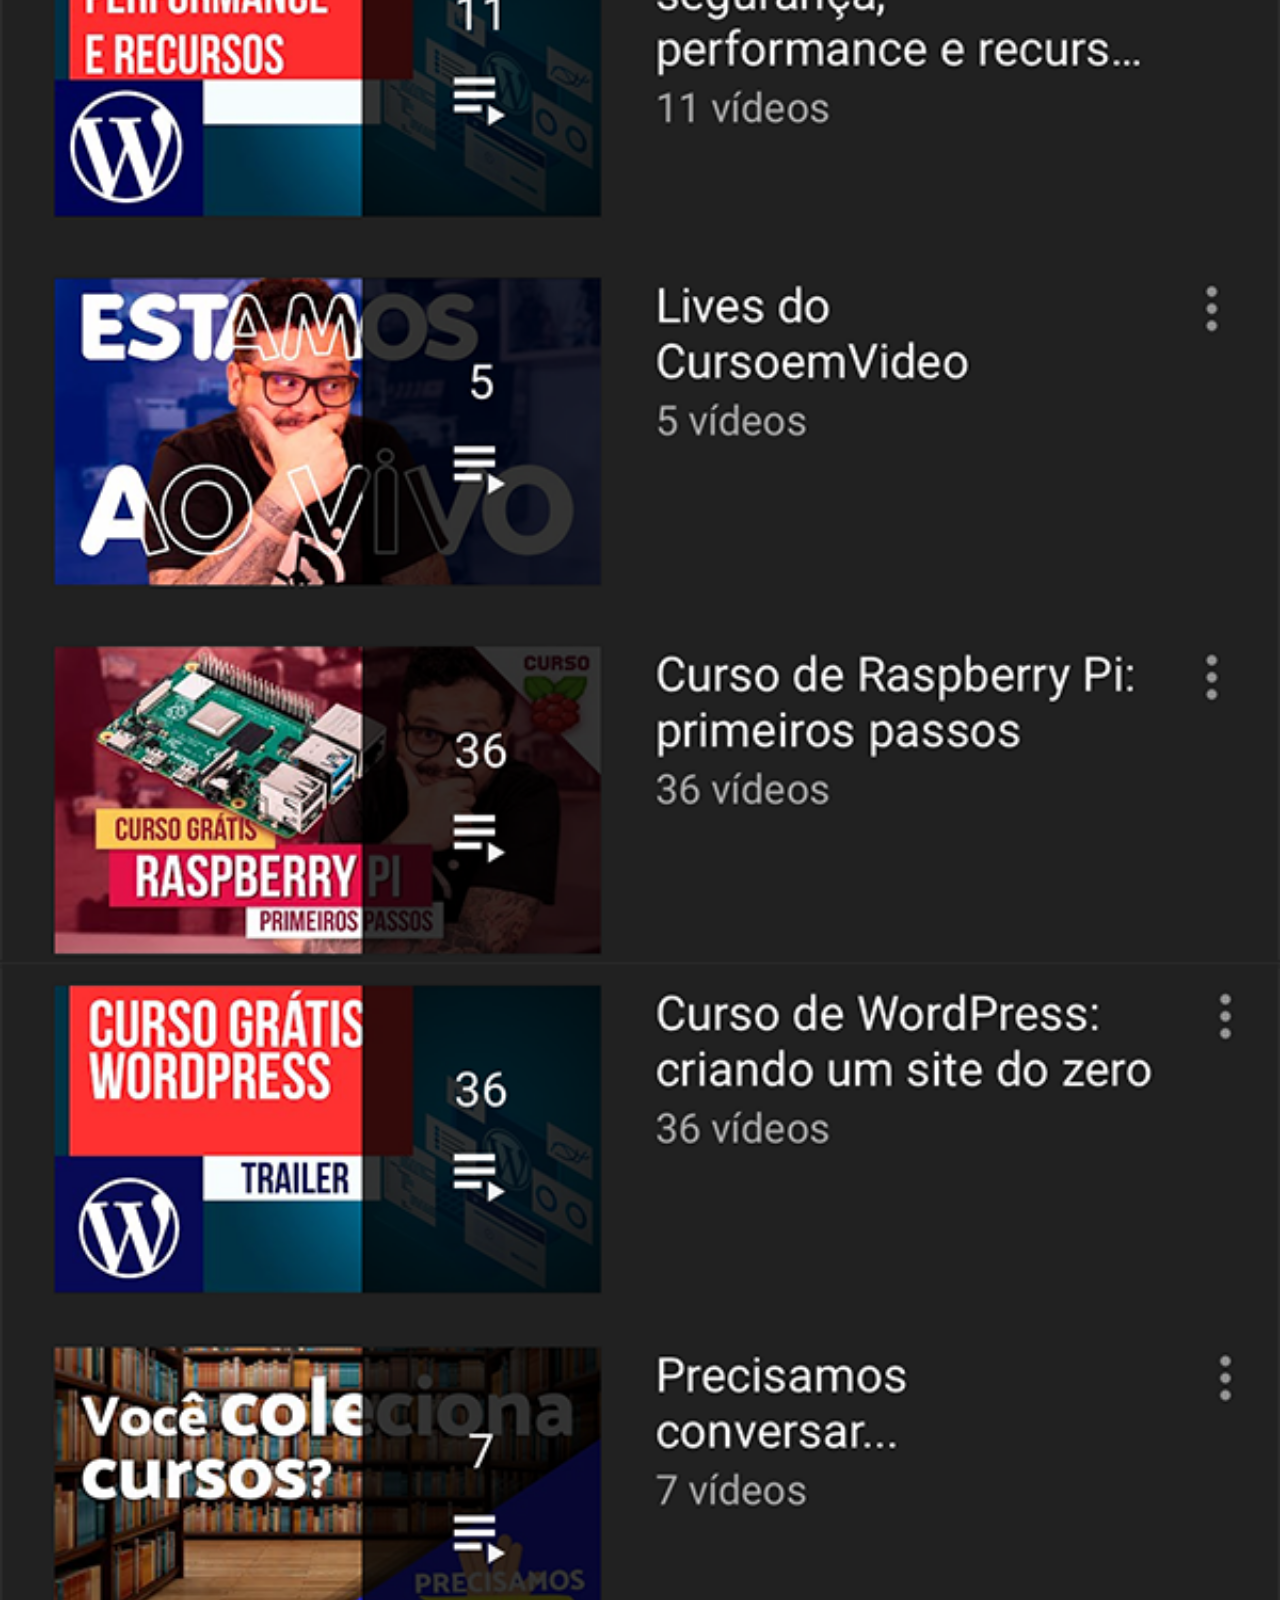
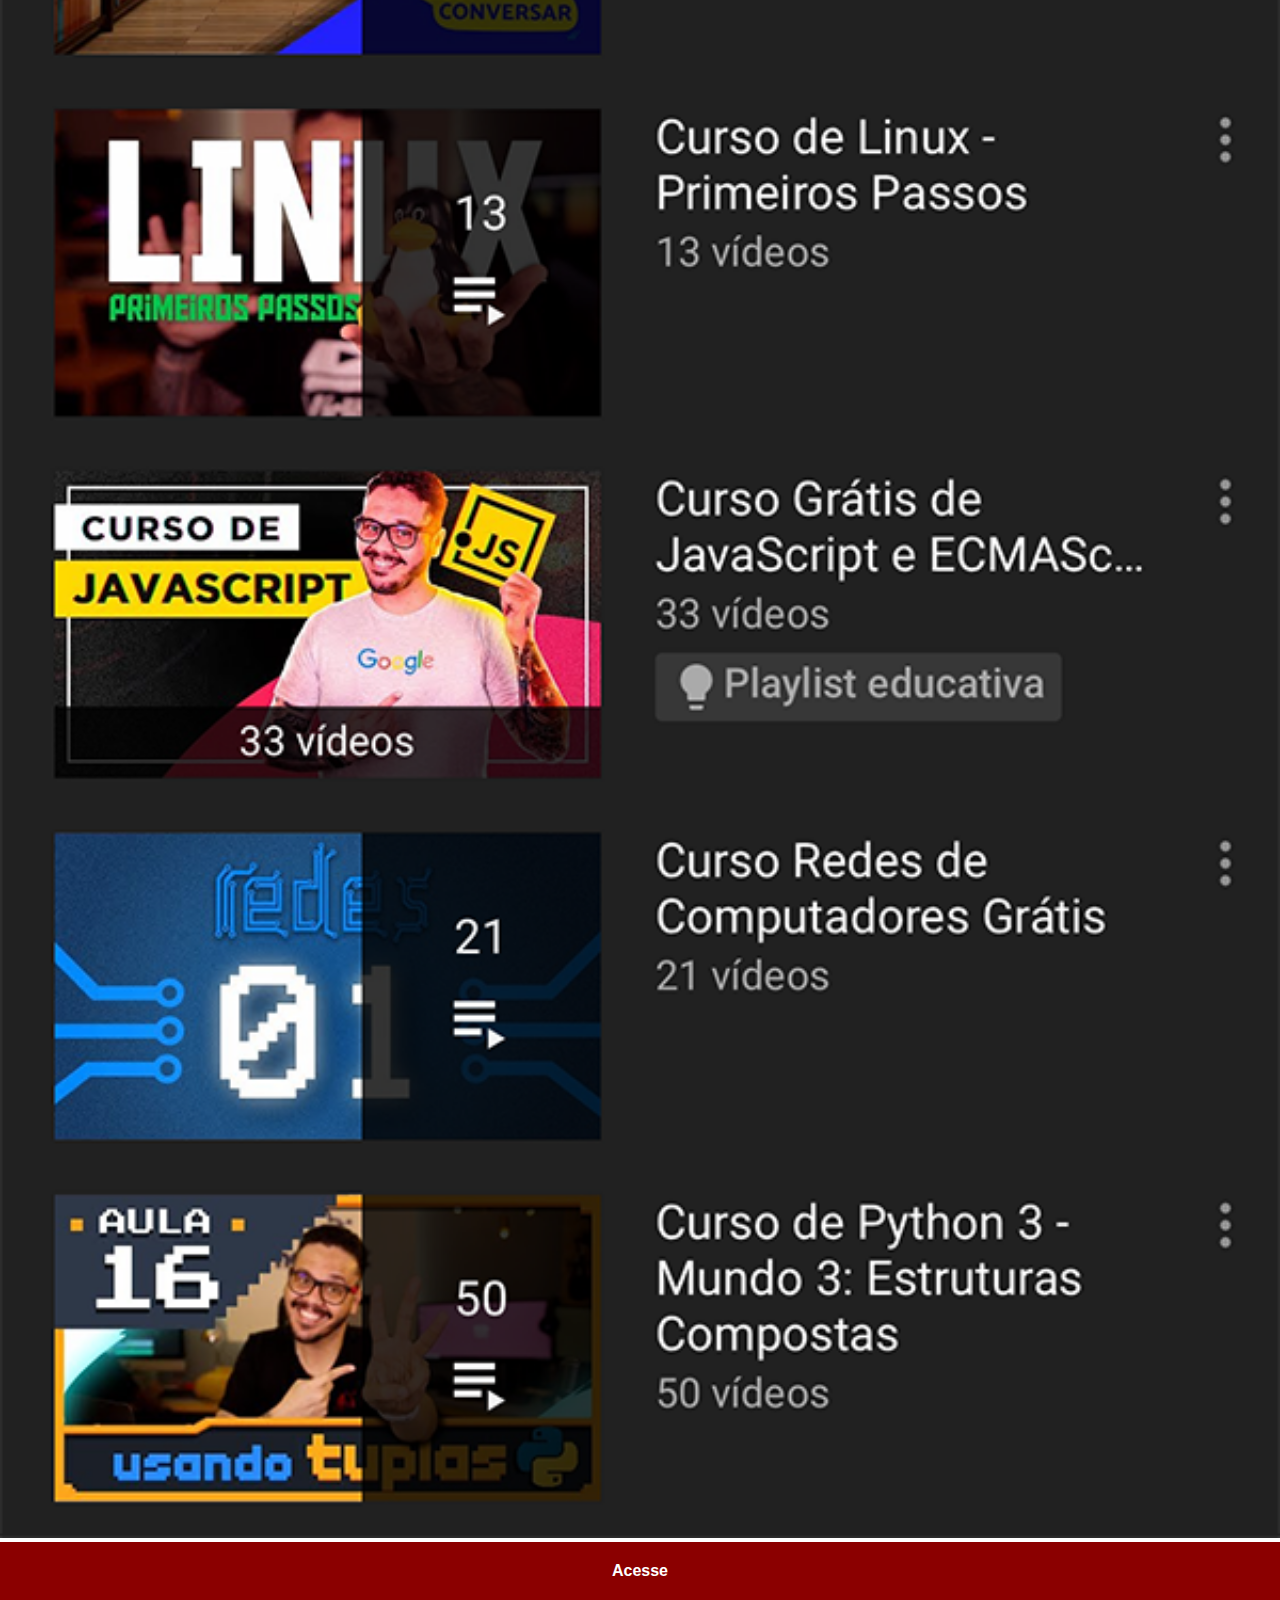
<file: youtube.html>
<!DOCTYPE html>
<html lang="pt-br">
<head>
    <meta charset="UTF-8">
    <meta http-equiv="X-UA-Compatible" content="IE=edge">
    <meta name="viewport" content="width=device-width, initial-scale=1.0">
    <title>Youtube</title>
    <link rel="stylesheet" href="estilos/social.css">
</head>
<body>
    <img src="imagens/tela-youtube.png" alt="ytb">
    <a href="https://www.youtube.com/@CursoemVideo" target="_blank">Acesse</a>
</body>
</html>
</file>
<file: estilos/style.css>
@charset "UTF-8";

*{
    margin: 0px;
    padding: 0px;
    font-family: Arial, Helvetica, sans-serif;
}

html, body{
    height: 100vh;
    width: 100vw;
    background-color: black;
}

body{
    background: url('../imagens/fundo-madeira.jpg') no-repeat top center;
    background-size: cover;
    background-attachment: fixed;
}
main{
    height: 100vh;
    position: relative;
}

section#telefone{
    height: 627px;
    width: 311px;
    background-color: blue;

    position: absolute;
    top: 50%;
    left: 50%;
    transform: translate(-50%, -50%);
    background: url('../imagens/frame-iphone.png') no-repeat;
}

#tela{
    position: relative;
    top: 80px;
    left: 22px;
    width: 267px;
    height: 471px;
}
#redes-sociais{
    text-align: right;
}

#redes-sociais img{
    width: 50px;
    margin: 10px;
    border-radius: 50%;
    box-shadow: 2px 2px 5px rgba(0, 0, 0, 0.541);
    box-sizing: border-box;
}
#redes-sociais img:hover{
    border: 2px solid rgba(255, 255, 255, 0.603);
    transform: translate(-3px, -3px);
    box-shadow: 3px 3px 7px rgba(0, 0, 0, 0.541);
    transition: transform 0.4s, border 0.2s;
}
</file>
<file: estilos/social.css>
@charset "UTF-8";

*{
    margin: 0px;
    padding: 0px;
    font-family: Arial, Helvetica, sans-serif;
}
::-webkit-scrollbar{
    width: 0px;
    height: 0px;
}
img{
    width: 100vw;

}
a{
    display: block;
    background-color: darkred;
    padding: 20px;
    text-align: center;
    font-weight: bolder;
    text-decoration: none;
    color: white;
}

a:hover{
    background-color: red;
    text-decoration: underline;
}
</file>
